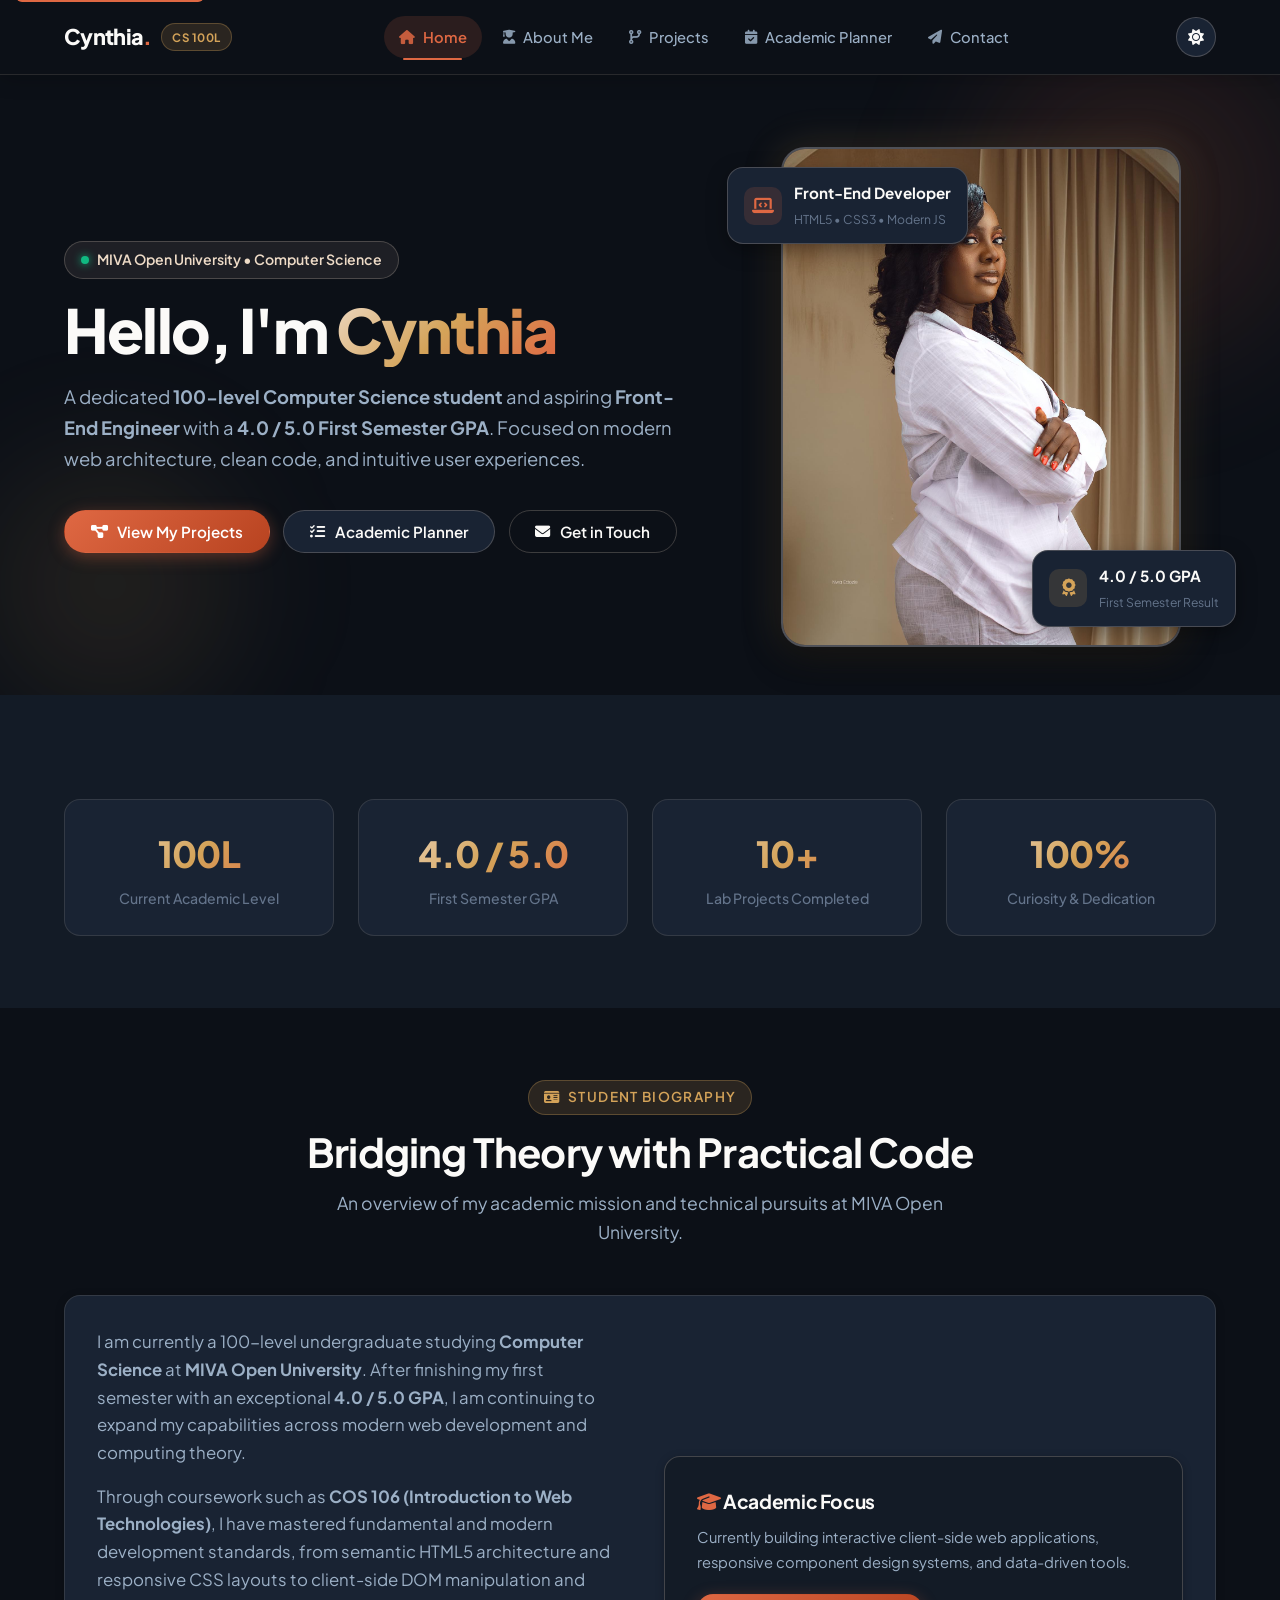
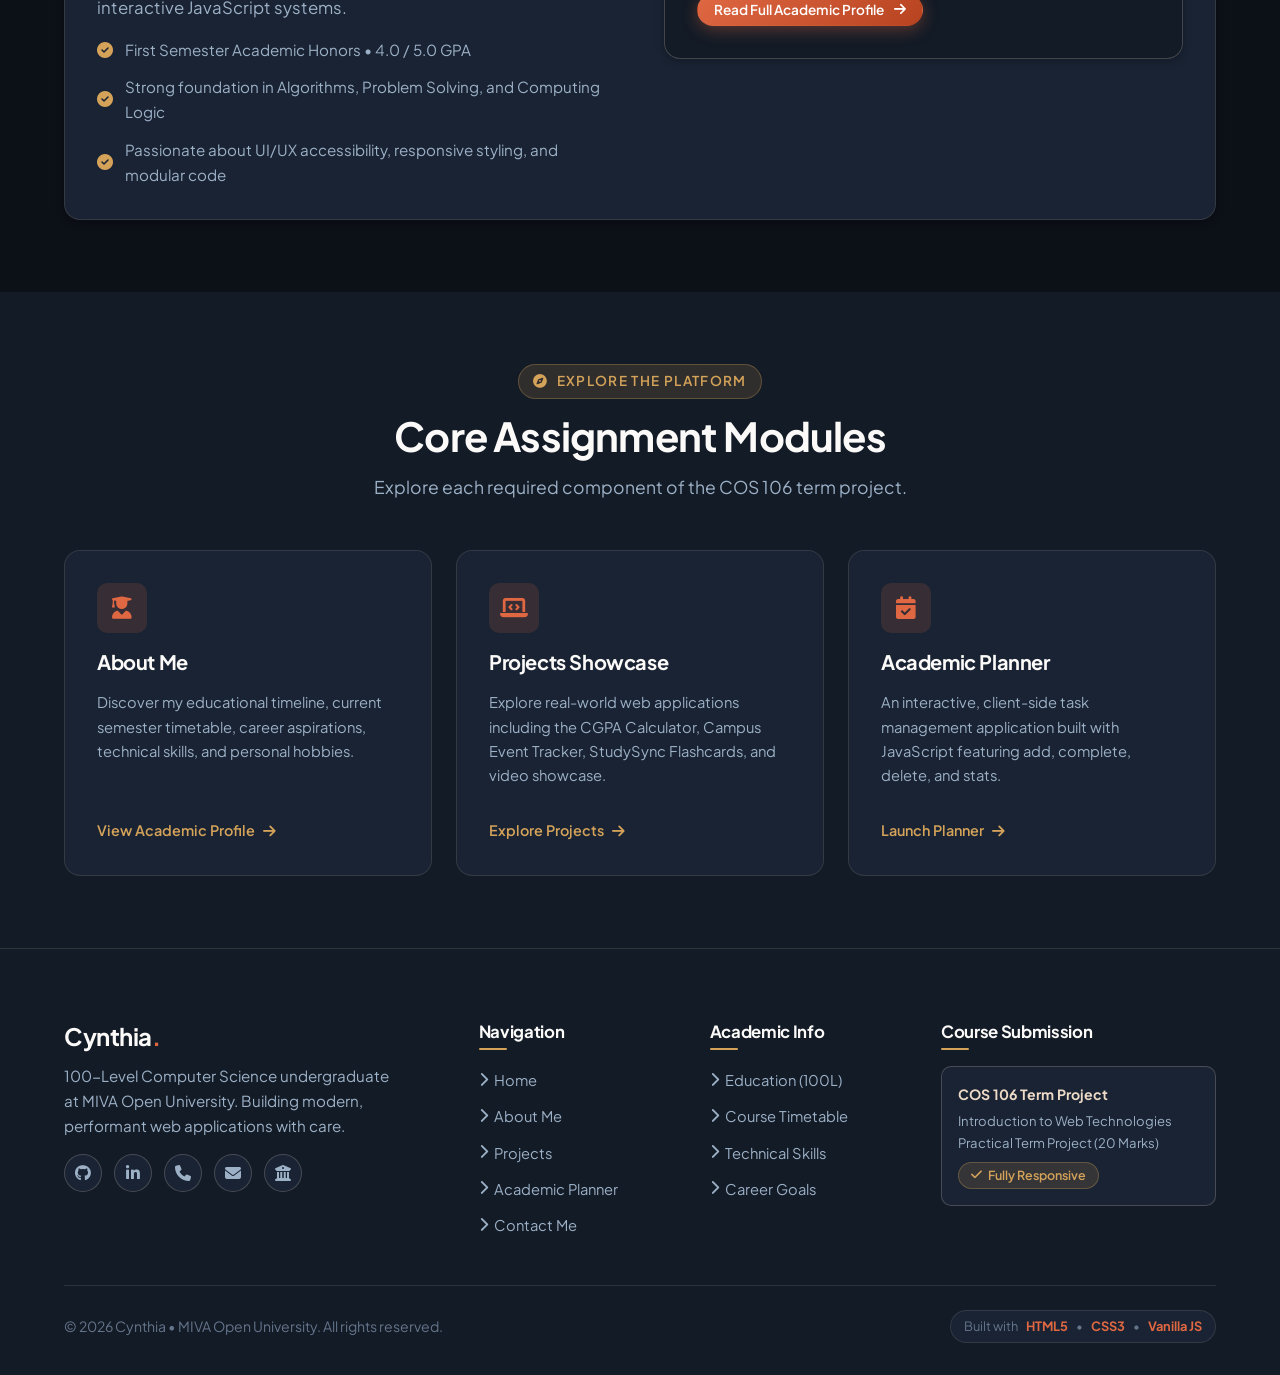
<file: Index.html>
<!DOCTYPE html>
<html lang="en">

<head>
    <meta charset="UTF-8">
    <meta name="viewport" content="width=device-width, initial-scale=1.0">
    <meta name="description"
        content="Official Academic Portfolio and Student Management Website for Cynthia, 100-Level Computer Science Student at MIVA Open University.">
    <meta name="keywords"
        content="Cynthia, MIVA Open University, Computer Science, Front-End Developer, Portfolio, Academic Planner, Web Technologies">
    <meta name="author" content="Cynthia">
    <title>Cynthia | Student Portfolio & Academic Hub</title>

    <link rel="preconnect" href="https://fonts.googleapis.com">
    <link rel="preconnect" href="https://fonts.gstatic.com" crossorigin>
    <link
        href="https://fonts.googleapis.com/css2?family=JetBrains+Mono:wght@400;600&family=Playfair+Display:ital,wght@0,600;0,700;1,600&family=Plus+Jakarta+Sans:wght@300;400;500;600;700;800&display=swap"
        rel="stylesheet">

    <link rel="stylesheet" href="https://cdnjs.cloudflare.com/ajax/libs/font-awesome/6.5.1/css/all.min.css">

    <link rel="stylesheet" href="css/variables.css">
    <link rel="stylesheet" href="css/base.css">
    <link rel="stylesheet" href="css/navbar.css">
    <link rel="stylesheet" href="css/footer.css">
    <link rel="stylesheet" href="css/home.css">
</head>

<body>
    <a href="#mainContent" class="skip-link">Skip to main content</a>

    <header class="site-header">
        <div class="container navbar">
            <a href="index.html" class="nav-brand" aria-label="Cynthia's Portfolio Homepage">
                <span>Cynthia<span class="brand-dot">.</span></span>
                <span class="brand-badge">CS 100L</span>
            </a>

            <nav id="primaryNav" aria-label="Main Navigation">
                <ul class="nav-menu">
                    <li><a href="index.html" class="nav-link"><i class="fa-solid fa-house"></i> Home</a></li>
                    <li><a href="about.html" class="nav-link"><i class="fa-solid fa-user-graduate"></i> About Me</a>
                    </li>
                    <li><a href="projects.html" class="nav-link"><i class="fa-solid fa-code-branch"></i> Projects</a>
                    </li>
                    <li><a href="planner.html" class="nav-link"><i class="fa-solid fa-calendar-check"></i> Academic
                            Planner</a></li>
                    <li><a href="contact.html" class="nav-link"><i class="fa-solid fa-paper-plane"></i> Contact</a></li>
                </ul>
            </nav>

            <div class="nav-actions">
                <button type="button" class="theme-toggle-btn" aria-label="Toggle theme color mode">
                    <i class="fa-solid fa-sun"></i>
                </button>
                <button type="button" class="mobile-nav-toggle" aria-controls="primaryNav" aria-expanded="false"
                    aria-label="Open mobile navigation menu">
                    <i class="fa-solid fa-bars"></i>
                </button>
            </div>
        </div>
    </header>

    <main id="mainContent">
        <section class="section hero-section" aria-labelledby="heroHeading">
            <div class="hero-glow-1"></div>
            <div class="hero-glow-2"></div>

            <div class="container hero-grid">
                <div class="hero-content">
                    <div class="hero-pill">
                        <span class="status-dot"></span>
                        <span>MIVA Open University &bull; Computer Science</span>
                    </div>

                    <h1 id="heroHeading" class="hero-title">
                        Hello, I'm <span class="text-gradient">Cynthia</span>
                    </h1>

                    <p class="hero-lead">
                        A dedicated <strong>100-level Computer Science student</strong> and aspiring <strong>Front-End
                            Engineer</strong> with a <strong>4.0 / 5.0 First Semester GPA</strong>. Focused on modern
                        web architecture, clean code, and intuitive user experiences.
                    </p>

                    <div class="hero-actions">
                        <a href="projects.html" class="btn btn-primary">
                            <i class="fa-solid fa-diagram-project"></i> View My Projects
                        </a>
                        <a href="planner.html" class="btn btn-secondary">
                            <i class="fa-solid fa-list-check"></i> Academic Planner
                        </a>
                        <a href="contact.html" class="btn btn-outline">
                            <i class="fa-solid fa-envelope"></i> Get in Touch
                        </a>
                    </div>
                </div>

                <div class="hero-visual">
                    <figure class="hero-image-wrapper">
                        <img src="Images/profile-pic.jpeg"
                            alt="Professional studio portrait of Cynthia, 100-level Computer Science student"
                            class="hero-image">
                    </figure>

                    <div class="floating-badge badge-top-left">
                        <div class="floating-badge-icon">
                            <i class="fa-solid fa-laptop-code"></i>
                        </div>
                        <div class="floating-badge-text">
                            <strong>Front-End Developer</strong>
                            <span>HTML5 &bull; CSS3 &bull; Modern JS</span>
                        </div>
                    </div>

                    <div class="floating-badge badge-bottom-right">
                        <div class="floating-badge-icon">
                            <i class="fa-solid fa-award"></i>
                        </div>
                        <div class="floating-badge-text">
                            <strong>4.0 / 5.0 GPA</strong>
                            <span>First Semester Result</span>
                        </div>
                    </div>
                </div>
            </div>
        </section>

        <section class="section section-alt" aria-label="Academic Achievements and Statistics">
            <div class="container">
                <div class="stats-grid">
                    <div class="stat-card">
                        <div class="stat-number text-gradient">100L</div>
                        <div class="stat-label">Current Academic Level</div>
                    </div>
                    <div class="stat-card">
                        <div class="stat-number text-gradient">4.0 / 5.0</div>
                        <div class="stat-label">First Semester GPA</div>
                    </div>
                    <div class="stat-card">
                        <div class="stat-number text-gradient">10+</div>
                        <div class="stat-label">Lab Projects Completed</div>
                    </div>
                    <div class="stat-card">
                        <div class="stat-number text-gradient">100%</div>
                        <div class="stat-label">Curiosity & Dedication</div>
                    </div>
                </div>
            </div>
        </section>

        <section class="section" aria-labelledby="bioHeading">
            <div class="container">
                <div class="section-header">
                    <span class="section-tag"><i class="fa-solid fa-id-card"></i> Student Biography</span>
                    <h2 id="bioHeading" class="section-title">Bridging Theory with Practical Code</h2>
                    <p class="section-desc">An overview of my academic mission and technical pursuits at MIVA Open
                        University.</p>
                </div>

                <div class="card bio-card-inner">
                    <div class="bio-card-text">
                        <p>
                            I am currently a 100-level undergraduate studying <strong>Computer Science</strong> at
                            <strong>MIVA Open University</strong>. After finishing my first semester with an exceptional
                            <strong>4.0 / 5.0 GPA</strong>, I am continuing to expand my capabilities across modern web
                            development and computing theory.
                        </p>
                        <p>
                            Through coursework such as <strong>COS 106 (Introduction to Web Technologies)</strong>, I
                            have mastered fundamental and modern development standards, from semantic HTML5 architecture
                            and responsive CSS layouts to client-side DOM manipulation and interactive JavaScript
                            systems.
                        </p>
                        <ul class="bio-highlights-list">
                            <li><i class="fa-solid fa-circle-check"></i> First Semester Academic Honors &bull; 4.0 / 5.0
                                GPA</li>
                            <li><i class="fa-solid fa-circle-check"></i> Strong foundation in Algorithms, Problem
                                Solving, and Computing Logic</li>
                            <li><i class="fa-solid fa-circle-check"></i> Passionate about UI/UX accessibility,
                                responsive styling, and modular code</li>
                        </ul>
                    </div>
                    <div class="bio-card-actions">
                        <div class="card" style="background: var(--bg-secondary); border-color: var(--border-medium);">
                            <h3 style="font-size: 1.2rem; margin-bottom: 0.75rem;"><i class="fa-solid fa-graduation-cap"
                                    style="color: var(--accent-terracotta);"></i> Academic Focus</h3>
                            <p style="font-size: 0.92rem; color: var(--text-secondary); margin-bottom: 1.25rem;">
                                Currently building interactive client-side web applications, responsive component design
                                systems, and data-driven tools.
                            </p>
                            <a href="about.html" class="btn btn-primary btn-sm">
                                Read Full Academic Profile <i class="fa-solid fa-arrow-right"></i>
                            </a>
                        </div>
                    </div>
                </div>
            </div>
        </section>

        <section class="section section-alt" aria-labelledby="quickExploreHeading">
            <div class="container">
                <div class="section-header">
                    <span class="section-tag"><i class="fa-solid fa-compass"></i> Explore The Platform</span>
                    <h2 id="quickExploreHeading" class="section-title">Core Assignment Modules</h2>
                    <p class="section-desc">Explore each required component of the COS 106 term project.</p>
                </div>

                <div class="quick-pages-grid">
                    <a href="about.html" class="quick-page-card">
                        <div class="quick-card-icon">
                            <i class="fa-solid fa-user-graduate"></i>
                        </div>
                        <h3>About Me</h3>
                        <p>Discover my educational timeline, current semester timetable, career aspirations, technical
                            skills, and personal hobbies.</p>
                        <span class="quick-card-link">View Academic Profile <i
                                class="fa-solid fa-arrow-right"></i></span>
                    </a>

                    <a href="projects.html" class="quick-page-card">
                        <div class="quick-card-icon">
                            <i class="fa-solid fa-laptop-code"></i>
                        </div>
                        <h3>Projects Showcase</h3>
                        <p>Explore real-world web applications including the CGPA Calculator, Campus Event Tracker,
                            StudySync Flashcards, and video showcase.</p>
                        <span class="quick-card-link">Explore Projects <i class="fa-solid fa-arrow-right"></i></span>
                    </a>

                    <a href="planner.html" class="quick-page-card">
                        <div class="quick-card-icon">
                            <i class="fa-solid fa-calendar-check"></i>
                        </div>
                        <h3>Academic Planner</h3>
                        <p>An interactive, client-side task management application built with JavaScript featuring add,
                            complete, delete, and stats.</p>
                        <span class="quick-card-link">Launch Planner <i class="fa-solid fa-arrow-right"></i></span>
                    </a>
                </div>
            </div>
        </section>
    </main>

    <footer class="site-footer">
        <div class="container">
            <div class="footer-grid">
                <div class="footer-brand">
                    <h3>Cynthia<span class="brand-dot">.</span></h3>
                    <p class="footer-bio">
                        100-Level Computer Science undergraduate at MIVA Open University. Building modern, performant
                        web applications with care.
                    </p>
                    <div class="footer-social-links">
                        <a href="https://github.com" target="_blank" rel="noopener noreferrer" class="social-icon-btn"
                            aria-label="GitHub Profile">
                            <i class="fa-brands fa-github"></i>
                        </a>
                        <a href="https://linkedin.com" target="_blank" rel="noopener noreferrer" class="social-icon-btn"
                            aria-label="LinkedIn Profile">
                            <i class="fa-brands fa-linkedin-in"></i>
                        </a>
                        <a href="tel:09139251063" class="social-icon-btn" aria-label="Phone Cynthia">
                            <i class="fa-solid fa-phone"></i>
                        </a>
                        <a href="mailto:cynthia.student@miva.edu.ng" class="social-icon-btn" aria-label="Send Email">
                            <i class="fa-solid fa-envelope"></i>
                        </a>
                        <a href="https://miva.university" target="_blank" rel="noopener noreferrer"
                            class="social-icon-btn" aria-label="MIVA Open University">
                            <i class="fa-solid fa-university"></i>
                        </a>
                    </div>
                </div>

                <div class="footer-col">
                    <h4>Navigation</h4>
                    <ul class="footer-links-list">
                        <li><a href="index.html"><i class="fa-solid fa-chevron-right"></i> Home</a></li>
                        <li><a href="about.html"><i class="fa-solid fa-chevron-right"></i> About Me</a></li>
                        <li><a href="projects.html"><i class="fa-solid fa-chevron-right"></i> Projects</a></li>
                        <li><a href="planner.html"><i class="fa-solid fa-chevron-right"></i> Academic Planner</a></li>
                        <li><a href="contact.html"><i class="fa-solid fa-chevron-right"></i> Contact Me</a></li>
                    </ul>
                </div>

                <div class="footer-col">
                    <h4>Academic Info</h4>
                    <ul class="footer-links-list">
                        <li><a href="about.html#education"><i class="fa-solid fa-chevron-right"></i> Education
                                (100L)</a></li>
                        <li><a href="about.html#timetable"><i class="fa-solid fa-chevron-right"></i> Course
                                Timetable</a></li>
                        <li><a href="about.html#skills"><i class="fa-solid fa-chevron-right"></i> Technical Skills</a>
                        </li>
                        <li><a href="about.html#aspirations"><i class="fa-solid fa-chevron-right"></i> Career Goals</a>
                        </li>
                    </ul>
                </div>

                <div class="footer-col">
                    <h4>Course Submission</h4>
                    <div class="footer-course-badge">
                        <strong>COS 106 Term Project</strong>
                        <p style="font-size: 0.82rem; margin-bottom: 0.5rem; color: var(--text-secondary);">
                            Introduction to Web Technologies<br>
                            Practical Term Project (20 Marks)
                        </p>
                        <span class="badge badge-gold"><i class="fa-solid fa-check"></i> Fully Responsive</span>
                    </div>
                </div>
            </div>

            <div class="footer-bottom">
                <div>
                    &copy; 2026 Cynthia &bull; MIVA Open University. All rights reserved.
                </div>
                <div class="footer-meta-pill">
                    Built with <span>HTML5</span> &bull; <span>CSS3</span> &bull; <span>Vanilla JS</span>
                </div>
            </div>
        </div>
    </footer>

    <script src="js/main.js"></script>
</body>

</html>
</file>
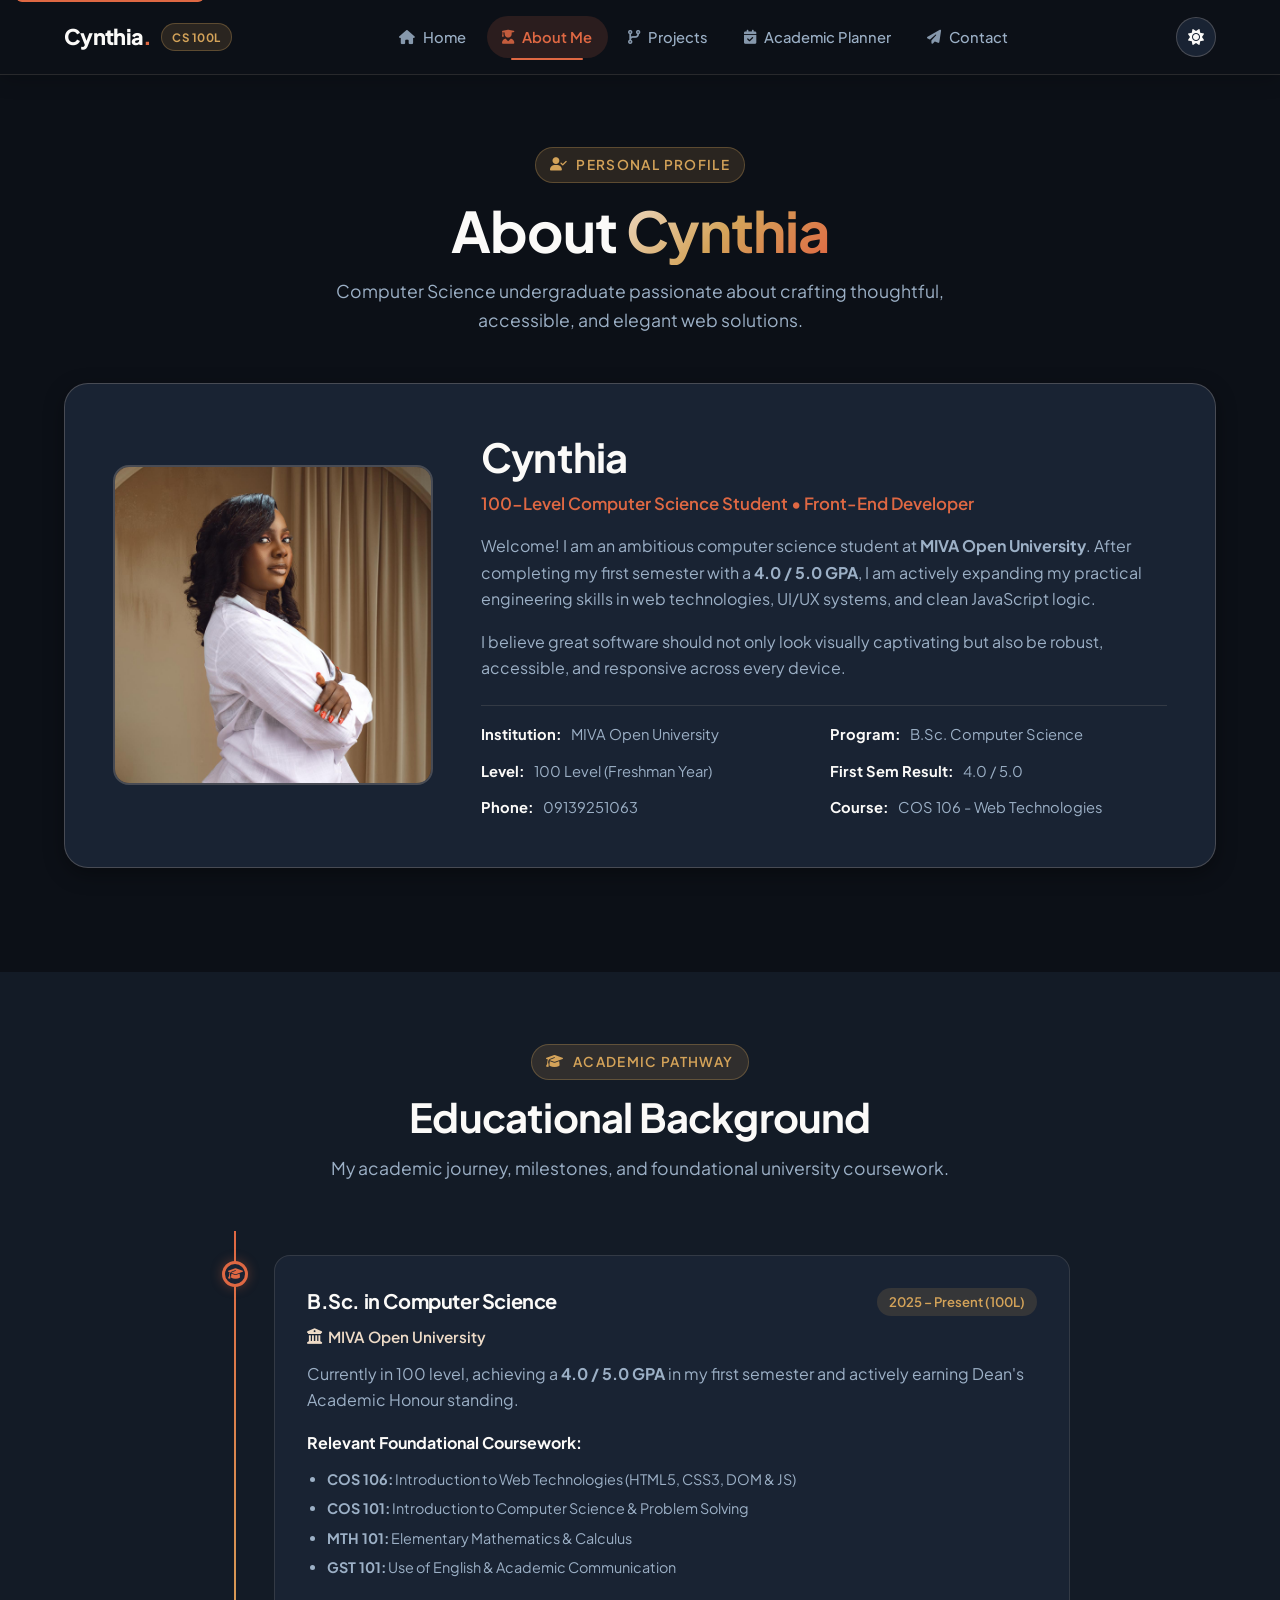
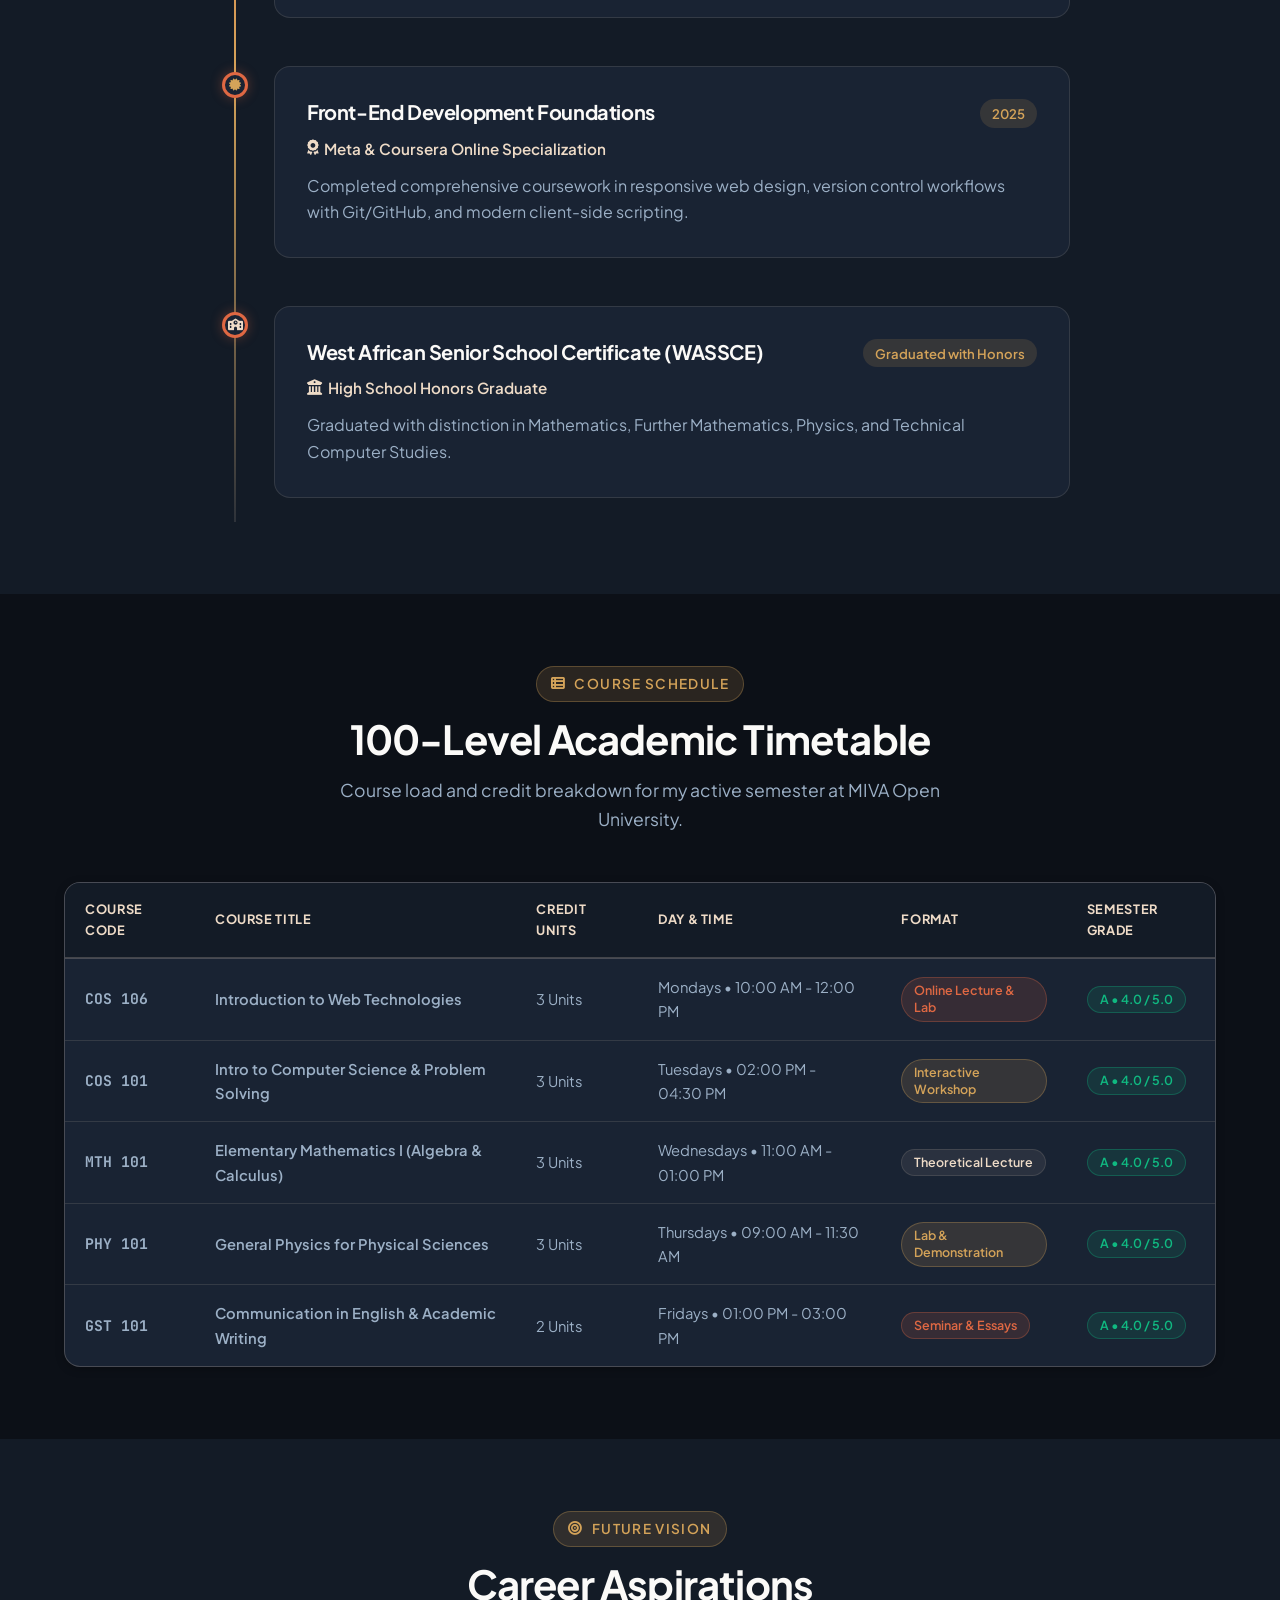
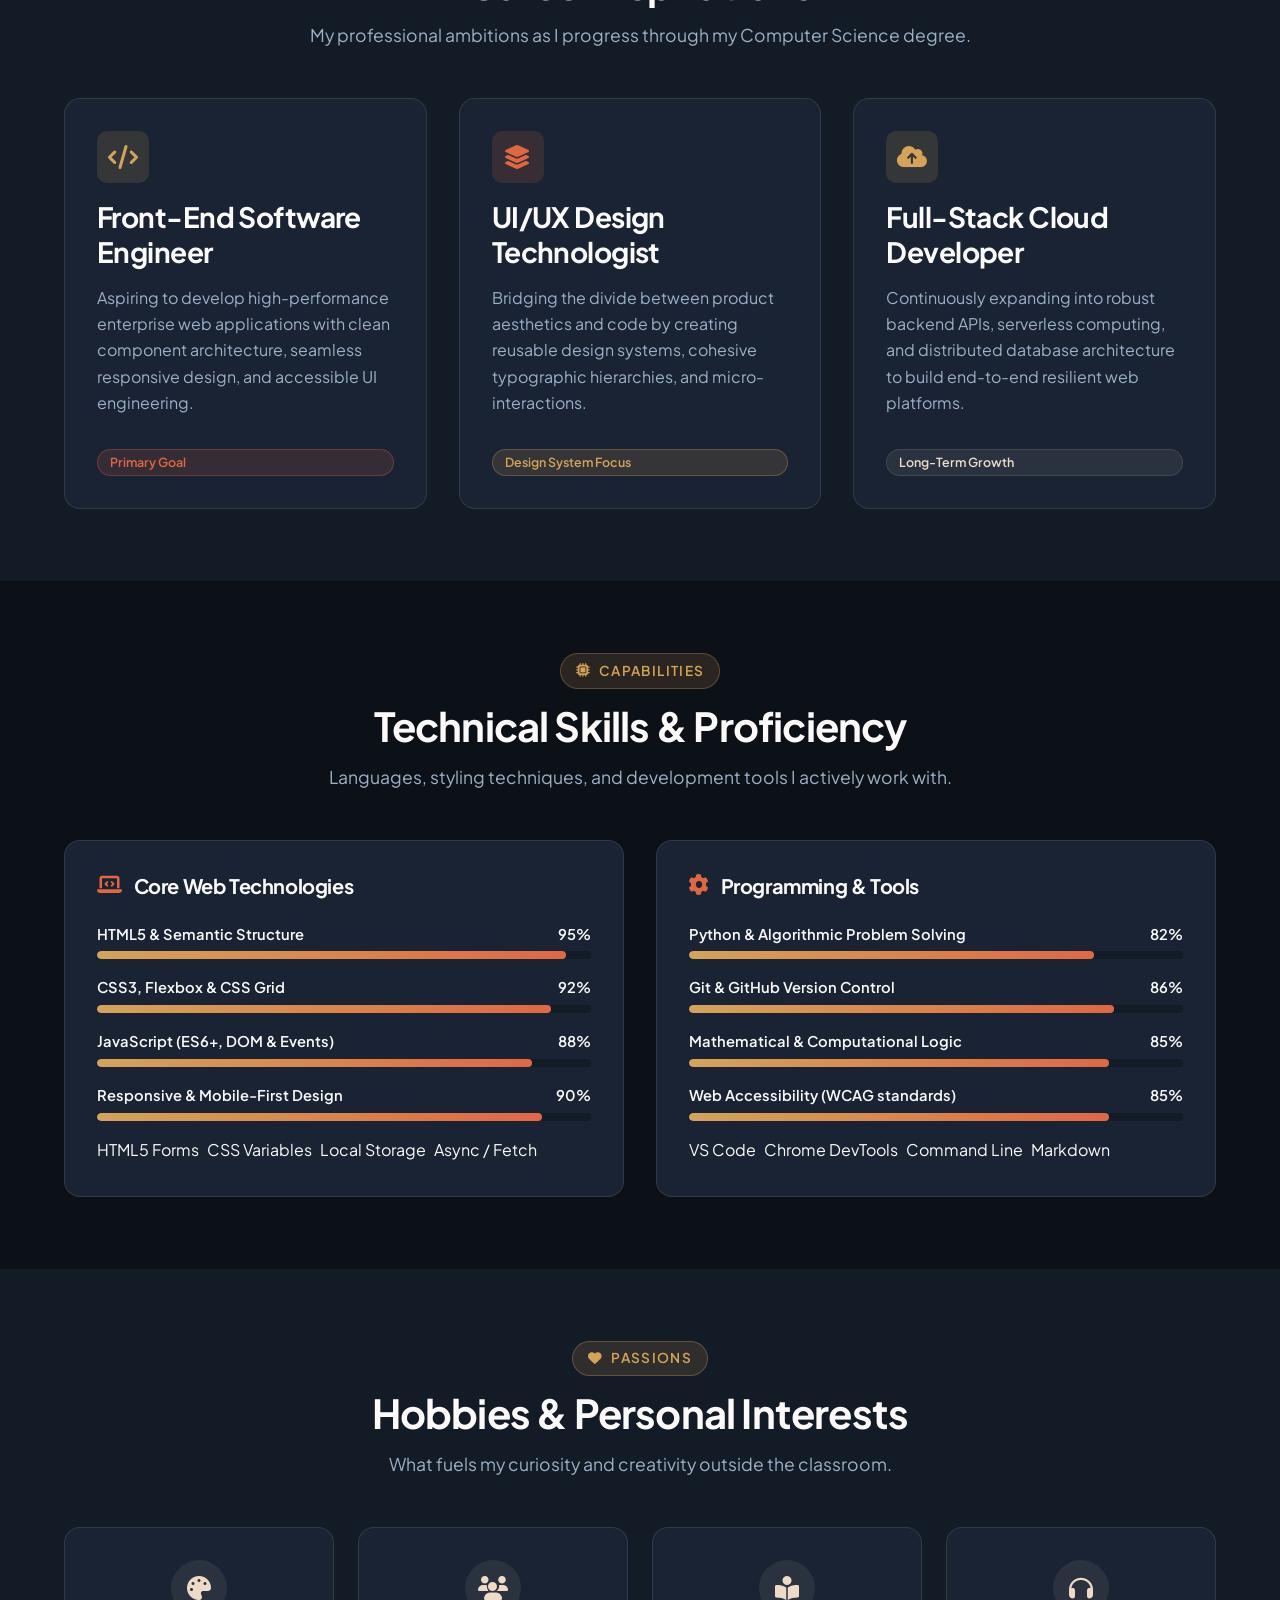
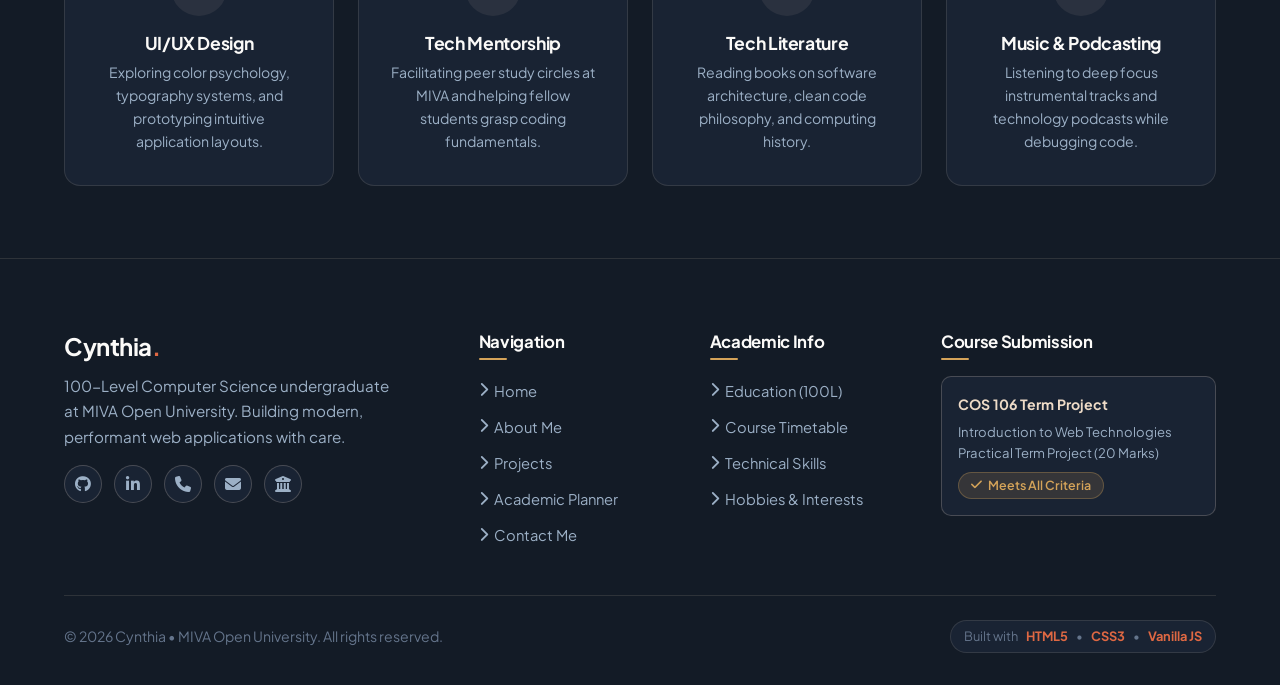
<file: about.html>
<!DOCTYPE html>
<html lang="en">
<head>
    <meta charset="UTF-8">
    <meta name="viewport" content="width=device-width, initial-scale=1.0">
    <meta name="description" content="About Cynthia: Educational background, career aspirations, technical skills, academic timetable, and hobbies in Computer Science at MIVA Open University.">
    <title>About Me | Cynthia - Student Portfolio</title>

    <link rel="preconnect" href="https://fonts.googleapis.com">
    <link rel="preconnect" href="https://fonts.gstatic.com" crossorigin>
    <link href="https://fonts.googleapis.com/css2?family=JetBrains+Mono:wght@400;600&family=Playfair+Display:ital,wght@0,600;0,700;1,600&family=Plus+Jakarta+Sans:wght@300;400;500;600;700;800&display=swap" rel="stylesheet">

    <link rel="stylesheet" href="https://cdnjs.cloudflare.com/ajax/libs/font-awesome/6.5.1/css/all.min.css">

    <link rel="stylesheet" href="css/variables.css">
    <link rel="stylesheet" href="css/base.css">
    <link rel="stylesheet" href="css/navbar.css">
    <link rel="stylesheet" href="css/footer.css">
    <link rel="stylesheet" href="css/about.css">
</head>
<body>
    <a href="#mainContent" class="skip-link">Skip to main content</a>

    <header class="site-header">
        <div class="container navbar">
            <a href="index.html" class="nav-brand" aria-label="Cynthia's Portfolio Homepage">
                <span>Cynthia<span class="brand-dot">.</span></span>
                <span class="brand-badge">CS 100L</span>
            </a>

            <nav id="primaryNav" aria-label="Main Navigation">
                <ul class="nav-menu">
                    <li><a href="index.html" class="nav-link"><i class="fa-solid fa-house"></i> Home</a></li>
                    <li><a href="about.html" class="nav-link"><i class="fa-solid fa-user-graduate"></i> About Me</a></li>
                    <li><a href="projects.html" class="nav-link"><i class="fa-solid fa-code-branch"></i> Projects</a></li>
                    <li><a href="planner.html" class="nav-link"><i class="fa-solid fa-calendar-check"></i> Academic Planner</a></li>
                    <li><a href="contact.html" class="nav-link"><i class="fa-solid fa-paper-plane"></i> Contact</a></li>
                </ul>
            </nav>

            <div class="nav-actions">
                <button type="button" class="theme-toggle-btn" aria-label="Toggle theme color mode">
                    <i class="fa-solid fa-sun"></i>
                </button>
                <button type="button" class="mobile-nav-toggle" aria-controls="primaryNav" aria-expanded="false" aria-label="Open mobile navigation menu">
                    <i class="fa-solid fa-bars"></i>
                </button>
            </div>
        </div>
    </header>

    <main id="mainContent">
        <section class="section" style="padding-bottom: var(--space-xl);">
            <div class="container">
                <div class="section-header">
                    <span class="section-tag"><i class="fa-solid fa-user-check"></i> Personal Profile</span>
                    <h1 class="section-title">About <span class="text-gradient">Cynthia</span></h1>
                    <p class="section-desc">Computer Science undergraduate passionate about crafting thoughtful, accessible, and elegant web solutions.</p>
                </div>

                <div class="about-banner">
                    <img src="Images/profile-pic.jpeg" alt="Cynthia portrait in professional white collared shirt" class="about-banner-img">
                    <div class="about-banner-content">
                        <h2>Cynthia</h2>
                        <span class="about-role-tag">100-Level Computer Science Student &bull; Front-End Developer</span>
                        <p>
                            Welcome! I am an ambitious computer science student at <strong>MIVA Open University</strong>. After completing my first semester with a <strong>4.0 / 5.0 GPA</strong>, I am actively expanding my practical engineering skills in web technologies, UI/UX systems, and clean JavaScript logic.
                        </p>
                        <p>
                            I believe great software should not only look visually captivating but also be robust, accessible, and responsive across every device.
                        </p>

                        <ul class="about-details-list">
                            <li><strong>Institution:</strong> MIVA Open University</li>
                            <li><strong>Program:</strong> B.Sc. Computer Science</li>
                            <li><strong>Level:</strong> 100 Level (Freshman Year)</li>
                            <li><strong>First Sem Result:</strong> 4.0 / 5.0</li>
                            <li><strong>Phone:</strong> 09139251063</li>
                            <li><strong>Course:</strong> COS 106 - Web Technologies</li>
                        </ul>
                    </div>
                </div>
            </div>
        </section>

        <section id="education" class="section section-alt" aria-labelledby="eduHeading">
            <div class="container">
                <div class="section-header">
                    <span class="section-tag"><i class="fa-solid fa-graduation-cap"></i> Academic Pathway</span>
                    <h2 id="eduHeading" class="section-title">Educational Background</h2>
                    <p class="section-desc">My academic journey, milestones, and foundational university coursework.</p>
                </div>

                <div class="timeline-container">
                    <article class="timeline-item">
                        <div class="timeline-marker">
                            <i class="fa-solid fa-graduation-cap" style="font-size: 0.75rem; color: var(--accent-terracotta);"></i>
                        </div>
                        <div class="timeline-content">
                            <div class="timeline-header">
                                <h3 class="timeline-title">B.Sc. in Computer Science</h3>
                                <span class="timeline-period">2025 &ndash; Present (100L)</span>
                            </div>
                            <div class="timeline-institution">
                                <i class="fa-solid fa-university"></i> MIVA Open University
                            </div>
                            <p>
                                Currently in 100 level, achieving a <strong>4.0 / 5.0 GPA</strong> in my first semester and actively earning Dean's Academic Honour standing.
                            </p>
                            <strong>Relevant Foundational Coursework:</strong>
                            <ul class="timeline-courses">
                                <li><strong>COS 106:</strong> Introduction to Web Technologies (HTML5, CSS3, DOM & JS)</li>
                                <li><strong>COS 101:</strong> Introduction to Computer Science & Problem Solving</li>
                                <li><strong>MTH 101:</strong> Elementary Mathematics & Calculus</li>
                                <li><strong>GST 101:</strong> Use of English & Academic Communication</li>
                            </ul>
                        </div>
                    </article>

                    <article class="timeline-item">
                        <div class="timeline-marker">
                            <i class="fa-solid fa-certificate" style="font-size: 0.75rem; color: var(--accent-gold);"></i>
                        </div>
                        <div class="timeline-content">
                            <div class="timeline-header">
                                <h3 class="timeline-title">Front-End Development Foundations</h3>
                                <span class="timeline-period">2025</span>
                            </div>
                            <div class="timeline-institution">
                                <i class="fa-solid fa-award"></i> Meta & Coursera Online Specialization
                            </div>
                            <p>
                                Completed comprehensive coursework in responsive web design, version control workflows with Git/GitHub, and modern client-side scripting.
                            </p>
                        </div>
                    </article>

                    <article class="timeline-item">
                        <div class="timeline-marker">
                            <i class="fa-solid fa-school" style="font-size: 0.75rem; color: var(--accent-sand);"></i>
                        </div>
                        <div class="timeline-content">
                            <div class="timeline-header">
                                <h3 class="timeline-title">West African Senior School Certificate (WASSCE)</h3>
                                <span class="timeline-period">Graduated with Honors</span>
                            </div>
                            <div class="timeline-institution">
                                <i class="fa-solid fa-building-columns"></i> High School Honors Graduate
                            </div>
                            <p>
                                Graduated with distinction in Mathematics, Further Mathematics, Physics, and Technical Computer Studies.
                            </p>
                        </div>
                    </article>
                </div>
            </div>
        </section>

        <section id="timetable" class="section" aria-labelledby="timetableHeading">
            <div class="container">
                <div class="section-header">
                    <span class="section-tag"><i class="fa-solid fa-table-list"></i> Course Schedule</span>
                    <h2 id="timetableHeading" class="section-title">100-Level Academic Timetable</h2>
                    <p class="section-desc">Course load and credit breakdown for my active semester at MIVA Open University.</p>
                </div>

                <div class="table-responsive">
                    <table class="academic-table" aria-label="Course Schedule and Credit Unit Breakdown">
                        <thead>
                            <tr>
                                <th scope="col">Course Code</th>
                                <th scope="col">Course Title</th>
                                <th scope="col">Credit Units</th>
                                <th scope="col">Day & Time</th>
                                <th scope="col">Format</th>
                                <th scope="col">Semester Grade</th>
                            </tr>
                        </thead>
                        <tbody>
                            <tr>
                                <td class="course-code">COS 106</td>
                                <td class="course-name">Introduction to Web Technologies</td>
                                <td>3 Units</td>
                                <td>Mondays &bull; 10:00 AM - 12:00 PM</td>
                                <td><span class="badge badge-terracotta">Online Lecture & Lab</span></td>
                                <td><span class="badge badge-success">A &bull; 4.0 / 5.0</span></td>
                            </tr>
                            <tr>
                                <td class="course-code">COS 101</td>
                                <td class="course-name">Intro to Computer Science & Problem Solving</td>
                                <td>3 Units</td>
                                <td>Tuesdays &bull; 02:00 PM - 04:30 PM</td>
                                <td><span class="badge badge-gold">Interactive Workshop</span></td>
                                <td><span class="badge badge-success">A &bull; 4.0 / 5.0</span></td>
                            </tr>
                            <tr>
                                <td class="course-code">MTH 101</td>
                                <td class="course-name">Elementary Mathematics I (Algebra & Calculus)</td>
                                <td>3 Units</td>
                                <td>Wednesdays &bull; 11:00 AM - 01:00 PM</td>
                                <td><span class="badge badge-sand">Theoretical Lecture</span></td>
                                <td><span class="badge badge-success">A &bull; 4.0 / 5.0</span></td>
                            </tr>
                            <tr>
                                <td class="course-code">PHY 101</td>
                                <td class="course-name">General Physics for Physical Sciences</td>
                                <td>3 Units</td>
                                <td>Thursdays &bull; 09:00 AM - 11:30 AM</td>
                                <td><span class="badge badge-gold">Lab & Demonstration</span></td>
                                <td><span class="badge badge-success">A &bull; 4.0 / 5.0</span></td>
                            </tr>
                            <tr>
                                <td class="course-code">GST 101</td>
                                <td class="course-name">Communication in English & Academic Writing</td>
                                <td>2 Units</td>
                                <td>Fridays &bull; 01:00 PM - 03:00 PM</td>
                                <td><span class="badge badge-terracotta">Seminar & Essays</span></td>
                                <td><span class="badge badge-success">A &bull; 4.0 / 5.0</span></td>
                            </tr>
                        </tbody>
                    </table>
                </div>
            </div>
        </section>

        <section id="aspirations" class="section section-alt" aria-labelledby="aspHeading">
            <div class="container">
                <div class="section-header">
                    <span class="section-tag"><i class="fa-solid fa-bullseye"></i> Future Vision</span>
                    <h2 id="aspHeading" class="section-title">Career Aspirations</h2>
                    <p class="section-desc">My professional ambitions as I progress through my Computer Science degree.</p>
                </div>

                <div class="aspirations-grid">
                    <div class="aspiration-card">
                        <div class="aspiration-icon">
                            <i class="fa-solid fa-code"></i>
                        </div>
                        <h3>Front-End Software Engineer</h3>
                        <p>
                            Aspiring to develop high-performance enterprise web applications with clean component architecture, seamless responsive design, and accessible UI engineering.
                        </p>
                        <span class="badge badge-terracotta">Primary Goal</span>
                    </div>

                    <div class="aspiration-card">
                        <div class="aspiration-icon">
                            <i class="fa-solid fa-layer-group"></i>
                        </div>
                        <h3>UI/UX Design Technologist</h3>
                        <p>
                            Bridging the divide between product aesthetics and code by creating reusable design systems, cohesive typographic hierarchies, and micro-interactions.
                        </p>
                        <span class="badge badge-gold">Design System Focus</span>
                    </div>

                    <div class="aspiration-card">
                        <div class="aspiration-icon">
                            <i class="fa-solid fa-cloud-arrow-up"></i>
                        </div>
                        <h3>Full-Stack Cloud Developer</h3>
                        <p>
                            Continuously expanding into robust backend APIs, serverless computing, and distributed database architecture to build end-to-end resilient web platforms.
                        </p>
                        <span class="badge badge-sand">Long-Term Growth</span>
                    </div>
                </div>
            </div>
        </section>

        <section id="skills" class="section" aria-labelledby="skillsHeading">
            <div class="container">
                <div class="section-header">
                    <span class="section-tag"><i class="fa-solid fa-microchip"></i> Capabilities</span>
                    <h2 id="skillsHeading" class="section-title">Technical Skills & Proficiency</h2>
                    <p class="section-desc">Languages, styling techniques, and development tools I actively work with.</p>
                </div>

                <div class="skills-category-grid">
                    <div class="skill-category-card">
                        <h3 class="category-title"><i class="fa-solid fa-laptop-code"></i> Core Web Technologies</h3>
                        <div class="skill-items-list">
                            <div class="skill-item">
                                <div class="skill-item-info">
                                    <span>HTML5 & Semantic Structure</span>
                                    <span>95%</span>
                                </div>
                                <div class="skill-progress-track">
                                    <div class="skill-progress-bar" style="width: 95%;"></div>
                                </div>
                            </div>

                            <div class="skill-item">
                                <div class="skill-item-info">
                                    <span>CSS3, Flexbox & CSS Grid</span>
                                    <span>92%</span>
                                </div>
                                <div class="skill-progress-track">
                                    <div class="skill-progress-bar" style="width: 92%;"></div>
                                </div>
                            </div>

                            <div class="skill-item">
                                <div class="skill-item-info">
                                    <span>JavaScript (ES6+, DOM & Events)</span>
                                    <span>88%</span>
                                </div>
                                <div class="skill-progress-track">
                                    <div class="skill-progress-bar" style="width: 88%;"></div>
                                </div>
                            </div>

                            <div class="skill-item">
                                <div class="skill-item-info">
                                    <span>Responsive & Mobile-First Design</span>
                                    <span>90%</span>
                                </div>
                                <div class="skill-progress-track">
                                    <div class="skill-progress-bar" style="width: 90%;"></div>
                                </div>
                            </div>
                        </div>

                        <div class="skill-tags-cloud">
                            <span class="tech-tag">HTML5 Forms</span>
                            <span class="tech-tag">CSS Variables</span>
                            <span class="tech-tag">Local Storage</span>
                            <span class="tech-tag">Async / Fetch</span>
                        </div>
                    </div>

                    <div class="skill-category-card">
                        <h3 class="category-title"><i class="fa-solid fa-gear"></i> Programming & Tools</h3>
                        <div class="skill-items-list">
                            <div class="skill-item">
                                <div class="skill-item-info">
                                    <span>Python & Algorithmic Problem Solving</span>
                                    <span>82%</span>
                                </div>
                                <div class="skill-progress-track">
                                    <div class="skill-progress-bar" style="width: 82%;"></div>
                                </div>
                            </div>

                            <div class="skill-item">
                                <div class="skill-item-info">
                                    <span>Git & GitHub Version Control</span>
                                    <span>86%</span>
                                </div>
                                <div class="skill-progress-track">
                                    <div class="skill-progress-bar" style="width: 86%;"></div>
                                </div>
                            </div>

                            <div class="skill-item">
                                <div class="skill-item-info">
                                    <span>Mathematical & Computational Logic</span>
                                    <span>85%</span>
                                </div>
                                <div class="skill-progress-track">
                                    <div class="skill-progress-bar" style="width: 85%;"></div>
                                </div>
                            </div>

                            <div class="skill-item">
                                <div class="skill-item-info">
                                    <span>Web Accessibility (WCAG standards)</span>
                                    <span>85%</span>
                                </div>
                                <div class="skill-progress-track">
                                    <div class="skill-progress-bar" style="width: 85%;"></div>
                                </div>
                            </div>
                        </div>

                        <div class="skill-tags-cloud">
                            <span class="tech-tag">VS Code</span>
                            <span class="tech-tag">Chrome DevTools</span>
                            <span class="tech-tag">Command Line</span>
                            <span class="tech-tag">Markdown</span>
                        </div>
                    </div>
                </div>
            </div>
        </section>

        <section id="hobbies" class="section section-alt" aria-labelledby="hobbiesHeading">
            <div class="container">
                <div class="section-header">
                    <span class="section-tag"><i class="fa-solid fa-heart"></i> Passions</span>
                    <h2 id="hobbiesHeading" class="section-title">Hobbies & Personal Interests</h2>
                    <p class="section-desc">What fuels my curiosity and creativity outside the classroom.</p>
                </div>

                <div class="hobbies-grid">
                    <div class="hobby-card">
                        <div class="hobby-icon">
                            <i class="fa-solid fa-palette"></i>
                        </div>
                        <h4>UI/UX Design</h4>
                        <p>Exploring color psychology, typography systems, and prototyping intuitive application layouts.</p>
                    </div>

                    <div class="hobby-card">
                        <div class="hobby-icon">
                            <i class="fa-solid fa-users"></i>
                        </div>
                        <h4>Tech Mentorship</h4>
                        <p>Facilitating peer study circles at MIVA and helping fellow students grasp coding fundamentals.</p>
                    </div>

                    <div class="hobby-card">
                        <div class="hobby-icon">
                            <i class="fa-solid fa-book-open-reader"></i>
                        </div>
                        <h4>Tech Literature</h4>
                        <p>Reading books on software architecture, clean code philosophy, and computing history.</p>
                    </div>

                    <div class="hobby-card">
                        <div class="hobby-icon">
                            <i class="fa-solid fa-headphones"></i>
                        </div>
                        <h4>Music & Podcasting</h4>
                        <p>Listening to deep focus instrumental tracks and technology podcasts while debugging code.</p>
                    </div>
                </div>
            </div>
        </section>
    </main>

    <footer class="site-footer">
        <div class="container">
            <div class="footer-grid">
                <div class="footer-brand">
                    <h3>Cynthia<span class="brand-dot">.</span></h3>
                    <p class="footer-bio">
                        100-Level Computer Science undergraduate at MIVA Open University. Building modern, performant web applications with care.
                    </p>
                    <div class="footer-social-links">
                        <a href="https://github.com" target="_blank" rel="noopener noreferrer" class="social-icon-btn" aria-label="GitHub Profile">
                            <i class="fa-brands fa-github"></i>
                        </a>
                        <a href="https://linkedin.com" target="_blank" rel="noopener noreferrer" class="social-icon-btn" aria-label="LinkedIn Profile">
                            <i class="fa-brands fa-linkedin-in"></i>
                        </a>
                        <a href="tel:09139251063" class="social-icon-btn" aria-label="Phone Cynthia">
                            <i class="fa-solid fa-phone"></i>
                        </a>
                        <a href="mailto:cynthia.student@miva.edu.ng" class="social-icon-btn" aria-label="Send Email">
                            <i class="fa-solid fa-envelope"></i>
                        </a>
                        <a href="https://miva.university" target="_blank" rel="noopener noreferrer" class="social-icon-btn" aria-label="MIVA Open University">
                            <i class="fa-solid fa-university"></i>
                        </a>
                    </div>
                </div>

                <div class="footer-col">
                    <h4>Navigation</h4>
                    <ul class="footer-links-list">
                        <li><a href="index.html"><i class="fa-solid fa-chevron-right"></i> Home</a></li>
                        <li><a href="about.html"><i class="fa-solid fa-chevron-right"></i> About Me</a></li>
                        <li><a href="projects.html"><i class="fa-solid fa-chevron-right"></i> Projects</a></li>
                        <li><a href="planner.html"><i class="fa-solid fa-chevron-right"></i> Academic Planner</a></li>
                        <li><a href="contact.html"><i class="fa-solid fa-chevron-right"></i> Contact Me</a></li>
                    </ul>
                </div>

                <div class="footer-col">
                    <h4>Academic Info</h4>
                    <ul class="footer-links-list">
                        <li><a href="#education"><i class="fa-solid fa-chevron-right"></i> Education (100L)</a></li>
                        <li><a href="#timetable"><i class="fa-solid fa-chevron-right"></i> Course Timetable</a></li>
                        <li><a href="#skills"><i class="fa-solid fa-chevron-right"></i> Technical Skills</a></li>
                        <li><a href="#hobbies"><i class="fa-solid fa-chevron-right"></i> Hobbies & Interests</a></li>
                    </ul>
                </div>

                <div class="footer-col">
                    <h4>Course Submission</h4>
                    <div class="footer-course-badge">
                        <strong>COS 106 Term Project</strong>
                        <p style="font-size: 0.82rem; margin-bottom: 0.5rem; color: var(--text-secondary);">
                            Introduction to Web Technologies<br>
                            Practical Term Project (20 Marks)
                        </p>
                        <span class="badge badge-gold"><i class="fa-solid fa-check"></i> Meets All Criteria</span>
                    </div>
                </div>
            </div>

            <div class="footer-bottom">
                <div>
                    &copy; 2026 Cynthia &bull; MIVA Open University. All rights reserved.
                </div>
                <div class="footer-meta-pill">
                    Built with <span>HTML5</span> &bull; <span>CSS3</span> &bull; <span>Vanilla JS</span>
                </div>
            </div>
        </div>
    </footer>

    <script src="js/main.js"></script>
</body>
</html>
</file>
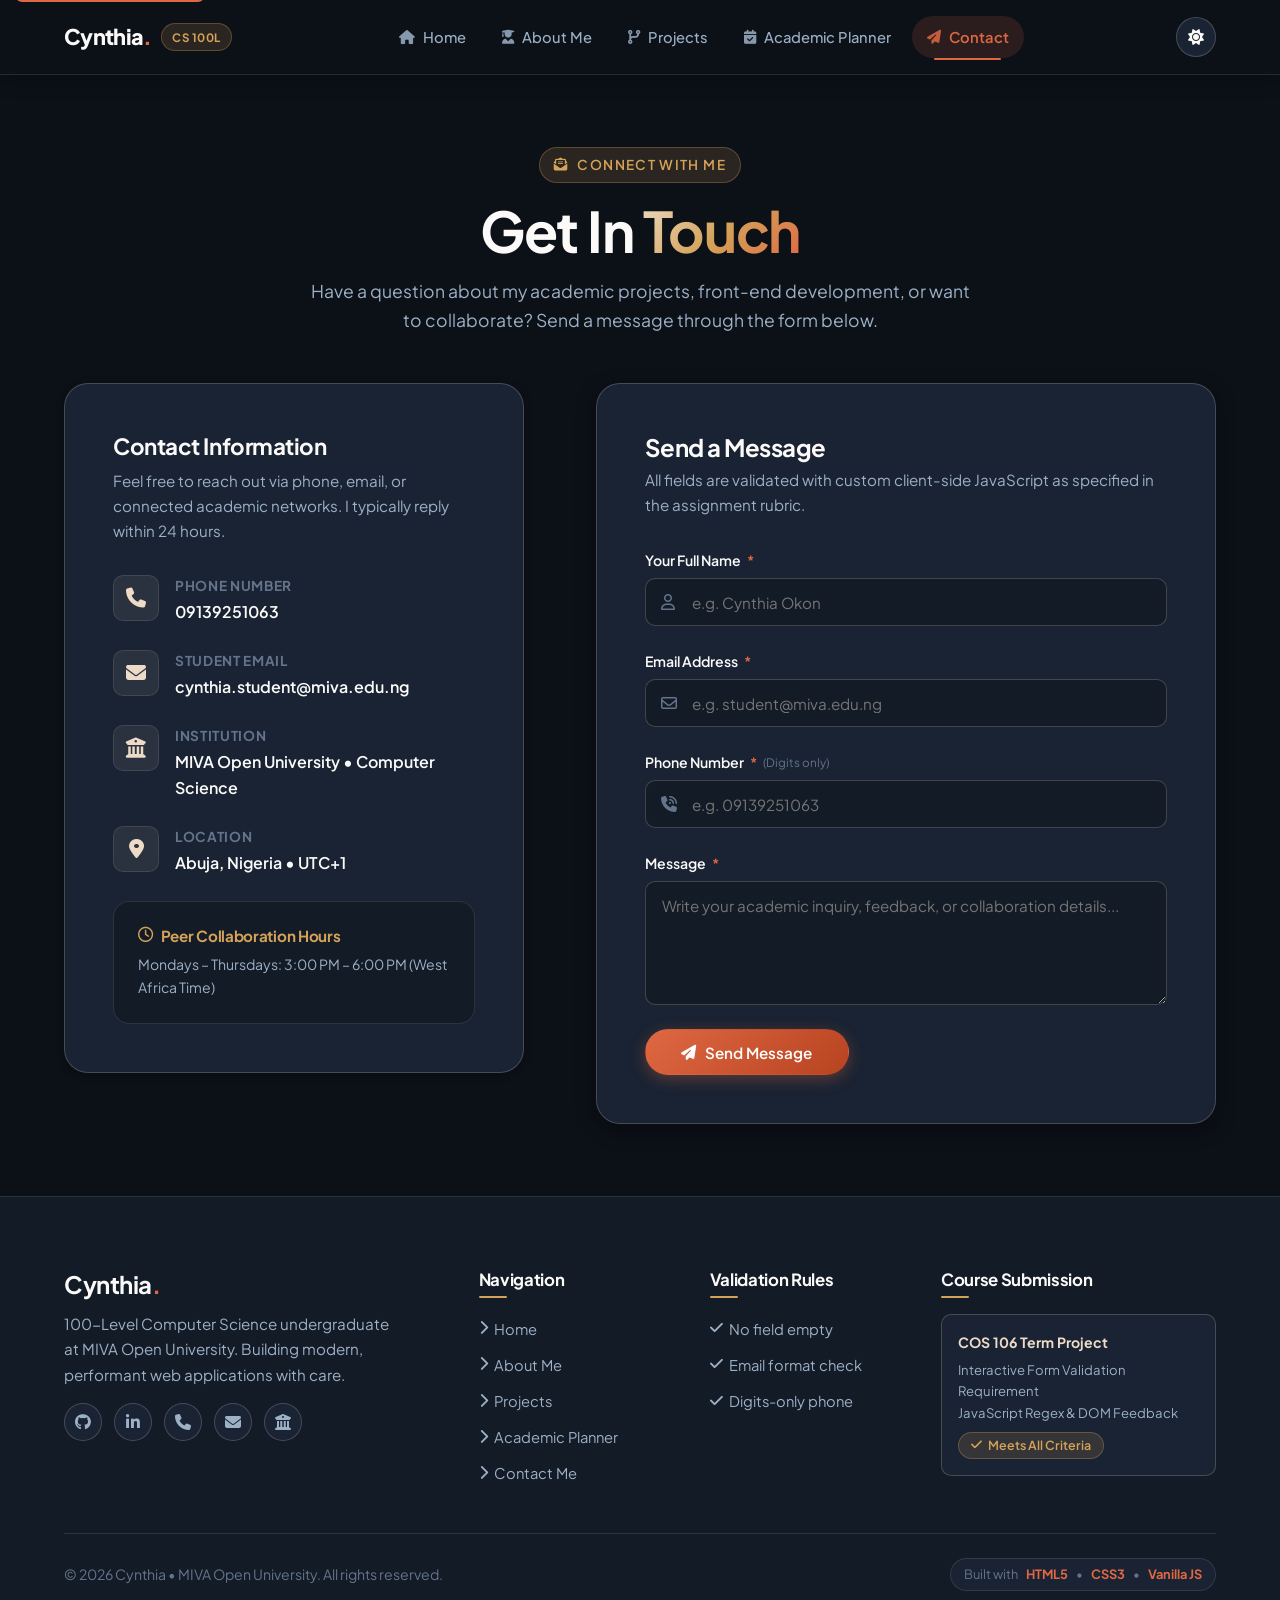
<file: contact.html>
<!DOCTYPE html>
<html lang="en">
<head>
    <meta charset="UTF-8">
    <meta name="viewport" content="width=device-width, initial-scale=1.0">
    <meta name="description" content="Contact Cynthia: Get in touch for academic inquiries, web development collaborations, or peer mentorship.">
    <title>Contact Me | Cynthia - Student Portfolio</title>

    <link rel="preconnect" href="https://fonts.googleapis.com">
    <link rel="preconnect" href="https://fonts.gstatic.com" crossorigin>
    <link href="https://fonts.googleapis.com/css2?family=JetBrains+Mono:wght@400;600&family=Playfair+Display:ital,wght@0,600;0,700;1,600&family=Plus+Jakarta+Sans:wght@300;400;500;600;700;800&display=swap" rel="stylesheet">

    <link rel="stylesheet" href="https://cdnjs.cloudflare.com/ajax/libs/font-awesome/6.5.1/css/all.min.css">

    <link rel="stylesheet" href="css/variables.css">
    <link rel="stylesheet" href="css/base.css">
    <link rel="stylesheet" href="css/navbar.css">
    <link rel="stylesheet" href="css/footer.css">
    <link rel="stylesheet" href="css/contact.css">
</head>
<body>
    <a href="#mainContent" class="skip-link">Skip to main content</a>

    <header class="site-header">
        <div class="container navbar">
            <a href="index.html" class="nav-brand" aria-label="Cynthia's Portfolio Homepage">
                <span>Cynthia<span class="brand-dot">.</span></span>
                <span class="brand-badge">CS 100L</span>
            </a>

            <nav id="primaryNav" aria-label="Main Navigation">
                <ul class="nav-menu">
                    <li><a href="index.html" class="nav-link"><i class="fa-solid fa-house"></i> Home</a></li>
                    <li><a href="about.html" class="nav-link"><i class="fa-solid fa-user-graduate"></i> About Me</a></li>
                    <li><a href="projects.html" class="nav-link"><i class="fa-solid fa-code-branch"></i> Projects</a></li>
                    <li><a href="planner.html" class="nav-link"><i class="fa-solid fa-calendar-check"></i> Academic Planner</a></li>
                    <li><a href="contact.html" class="nav-link"><i class="fa-solid fa-paper-plane"></i> Contact</a></li>
                </ul>
            </nav>

            <div class="nav-actions">
                <button type="button" class="theme-toggle-btn" aria-label="Toggle theme color mode">
                    <i class="fa-solid fa-sun"></i>
                </button>
                <button type="button" class="mobile-nav-toggle" aria-controls="primaryNav" aria-expanded="false" aria-label="Open mobile navigation menu">
                    <i class="fa-solid fa-bars"></i>
                </button>
            </div>
        </div>
    </header>

    <main id="mainContent">
        <section class="section">
            <div class="container">
                <div class="section-header">
                    <span class="section-tag"><i class="fa-solid fa-envelope-open-text"></i> Connect With Me</span>
                    <h1 class="section-title">Get In <span class="text-gradient">Touch</span></h1>
                    <p class="section-desc">
                        Have a question about my academic projects, front-end development, or want to collaborate? Send a message through the form below.
                    </p>
                </div>

                <div class="contact-layout">
                    <aside class="contact-info-panel" aria-label="Contact Information">
                        <div class="contact-card-box">
                            <h3>Contact Information</h3>
                            <p class="contact-intro-text">
                                Feel free to reach out via phone, email, or connected academic networks. I typically reply within 24 hours.
                            </p>

                            <ul class="contact-channels-list">
                                <li class="contact-channel-item">
                                    <div class="contact-channel-icon">
                                        <i class="fa-solid fa-phone"></i>
                                    </div>
                                    <div class="contact-channel-details">
                                        <strong>Phone Number</strong>
                                        <a href="tel:09139251063">09139251063</a>
                                    </div>
                                </li>

                                <li class="contact-channel-item">
                                    <div class="contact-channel-icon">
                                        <i class="fa-solid fa-envelope"></i>
                                    </div>
                                    <div class="contact-channel-details">
                                        <strong>Student Email</strong>
                                        <a href="mailto:cynthia.student@miva.edu.ng">cynthia.student@miva.edu.ng</a>
                                    </div>
                                </li>

                                <li class="contact-channel-item">
                                    <div class="contact-channel-icon">
                                        <i class="fa-solid fa-building-columns"></i>
                                    </div>
                                    <div class="contact-channel-details">
                                        <strong>Institution</strong>
                                        <span>MIVA Open University &bull; Computer Science</span>
                                    </div>
                                </li>

                                <li class="contact-channel-item">
                                    <div class="contact-channel-icon">
                                        <i class="fa-solid fa-location-dot"></i>
                                    </div>
                                    <div class="contact-channel-details">
                                        <strong>Location</strong>
                                        <span>Abuja, Nigeria &bull; UTC+1</span>
                                    </div>
                                </li>
                            </ul>

                            <div class="office-hours-card">
                                <h4><i class="fa-regular fa-clock"></i> Peer Collaboration Hours</h4>
                                <p>Mondays &ndash; Thursdays: 3:00 PM &ndash; 6:00 PM (West Africa Time)</p>
                            </div>
                        </div>
                    </aside>

                    <section class="contact-form-panel" aria-labelledby="formHeading">
                        <h2 id="formHeading" style="font-size: 1.5rem; margin-bottom: 0.35rem;">Send a Message</h2>
                        <p class="form-subtext">All fields are validated with custom client-side JavaScript as specified in the assignment rubric.</p>

                        <form id="contactForm" class="contact-form" novalidate>
                            <div class="input-container">
                                <label for="contactName">
                                    Your Full Name <span class="required-star">*</span>
                                </label>
                                <div class="input-wrapper">
                                    <i class="fa-regular fa-user input-icon"></i>
                                    <input 
                                        type="text" 
                                        id="contactName" 
                                        name="name" 
                                        class="contact-input" 
                                        placeholder="e.g. Cynthia Okon" 
                                        autocomplete="name" 
                                        required
                                    >
                                </div>
                                <span id="contactNameError" class="validation-error-msg" role="alert"></span>
                            </div>

                            <div class="input-container">
                                <label for="contactEmail">
                                    Email Address <span class="required-star">*</span>
                                </label>
                                <div class="input-wrapper">
                                    <i class="fa-regular fa-envelope input-icon"></i>
                                    <input 
                                        type="email" 
                                        id="contactEmail" 
                                        name="email" 
                                        class="contact-input" 
                                        placeholder="e.g. student@miva.edu.ng" 
                                        autocomplete="email" 
                                        required
                                    >
                                </div>
                                <span id="contactEmailError" class="validation-error-msg" role="alert"></span>
                            </div>

                            <div class="input-container">
                                <label for="contactPhone">
                                    Phone Number <span class="required-star">*</span>
                                    <small style="font-weight: 400; color: var(--text-muted);">(Digits only)</small>
                                </label>
                                <div class="input-wrapper">
                                    <i class="fa-solid fa-phone-volume input-icon"></i>
                                    <input 
                                        type="tel" 
                                        id="contactPhone" 
                                        name="phone" 
                                        class="contact-input" 
                                        placeholder="e.g. 09139251063" 
                                        autocomplete="tel" 
                                        required
                                    >
                                </div>
                                <span id="contactPhoneError" class="validation-error-msg" role="alert"></span>
                            </div>

                            <div class="input-container">
                                <label for="contactMessage">
                                    Message <span class="required-star">*</span>
                                </label>
                                <textarea 
                                    id="contactMessage" 
                                    name="message" 
                                    class="contact-textarea" 
                                    rows="5" 
                                    placeholder="Write your academic inquiry, feedback, or collaboration details..." 
                                    required
                                ></textarea>
                                <span id="contactMessageError" class="validation-error-msg" role="alert"></span>
                            </div>

                            <button type="submit" id="contactSubmitBtn" class="btn btn-primary" style="align-self: flex-start; padding: 0.9rem 2.2rem;">
                                <i class="fa-solid fa-paper-plane"></i> Send Message
                            </button>
                        </form>

                        <div id="contactSuccessBanner" class="form-success-banner" role="status">
                            <div class="success-icon">
                                <i class="fa-solid fa-check"></i>
                            </div>
                            <h4>Thank You!</h4>
                            <p>Your message has been successfully received and validated.</p>
                        </div>
                    </section>
                </div>
            </div>
        </section>
    </main>

    <footer class="site-footer">
        <div class="container">
            <div class="footer-grid">
                <div class="footer-brand">
                    <h3>Cynthia<span class="brand-dot">.</span></h3>
                    <p class="footer-bio">
                        100-Level Computer Science undergraduate at MIVA Open University. Building modern, performant web applications with care.
                    </p>
                    <div class="footer-social-links">
                        <a href="https://github.com" target="_blank" rel="noopener noreferrer" class="social-icon-btn" aria-label="GitHub Profile">
                            <i class="fa-brands fa-github"></i>
                        </a>
                        <a href="https://linkedin.com" target="_blank" rel="noopener noreferrer" class="social-icon-btn" aria-label="LinkedIn Profile">
                            <i class="fa-brands fa-linkedin-in"></i>
                        </a>
                        <a href="tel:09139251063" class="social-icon-btn" aria-label="Phone Cynthia">
                            <i class="fa-solid fa-phone"></i>
                        </a>
                        <a href="mailto:cynthia.student@miva.edu.ng" class="social-icon-btn" aria-label="Send Email">
                            <i class="fa-solid fa-envelope"></i>
                        </a>
                        <a href="https://miva.university" target="_blank" rel="noopener noreferrer" class="social-icon-btn" aria-label="MIVA Open University">
                            <i class="fa-solid fa-university"></i>
                        </a>
                    </div>
                </div>

                <div class="footer-col">
                    <h4>Navigation</h4>
                    <ul class="footer-links-list">
                        <li><a href="index.html"><i class="fa-solid fa-chevron-right"></i> Home</a></li>
                        <li><a href="about.html"><i class="fa-solid fa-chevron-right"></i> About Me</a></li>
                        <li><a href="projects.html"><i class="fa-solid fa-chevron-right"></i> Projects</a></li>
                        <li><a href="planner.html"><i class="fa-solid fa-chevron-right"></i> Academic Planner</a></li>
                        <li><a href="contact.html"><i class="fa-solid fa-chevron-right"></i> Contact Me</a></li>
                    </ul>
                </div>

                <div class="footer-col">
                    <h4>Validation Rules</h4>
                    <ul class="footer-links-list">
                        <li><a href="#"><i class="fa-solid fa-check"></i> No field empty</a></li>
                        <li><a href="#"><i class="fa-solid fa-check"></i> Email format check</a></li>
                        <li><a href="#"><i class="fa-solid fa-check"></i> Digits-only phone</a></li>
                    </ul>
                </div>

                <div class="footer-col">
                    <h4>Course Submission</h4>
                    <div class="footer-course-badge">
                        <strong>COS 106 Term Project</strong>
                        <p style="font-size: 0.82rem; margin-bottom: 0.5rem; color: var(--text-secondary);">
                            Interactive Form Validation Requirement<br>
                            JavaScript Regex & DOM Feedback
                        </p>
                        <span class="badge badge-gold"><i class="fa-solid fa-check"></i> Meets All Criteria</span>
                    </div>
                </div>
            </div>

            <div class="footer-bottom">
                <div>
                    &copy; 2026 Cynthia &bull; MIVA Open University. All rights reserved.
                </div>
                <div class="footer-meta-pill">
                    Built with <span>HTML5</span> &bull; <span>CSS3</span> &bull; <span>Vanilla JS</span>
                </div>
            </div>
        </div>
    </footer>

    <script src="js/main.js"></script>
    <script src="js/contact.js"></script>
</body>
</html>
</file>
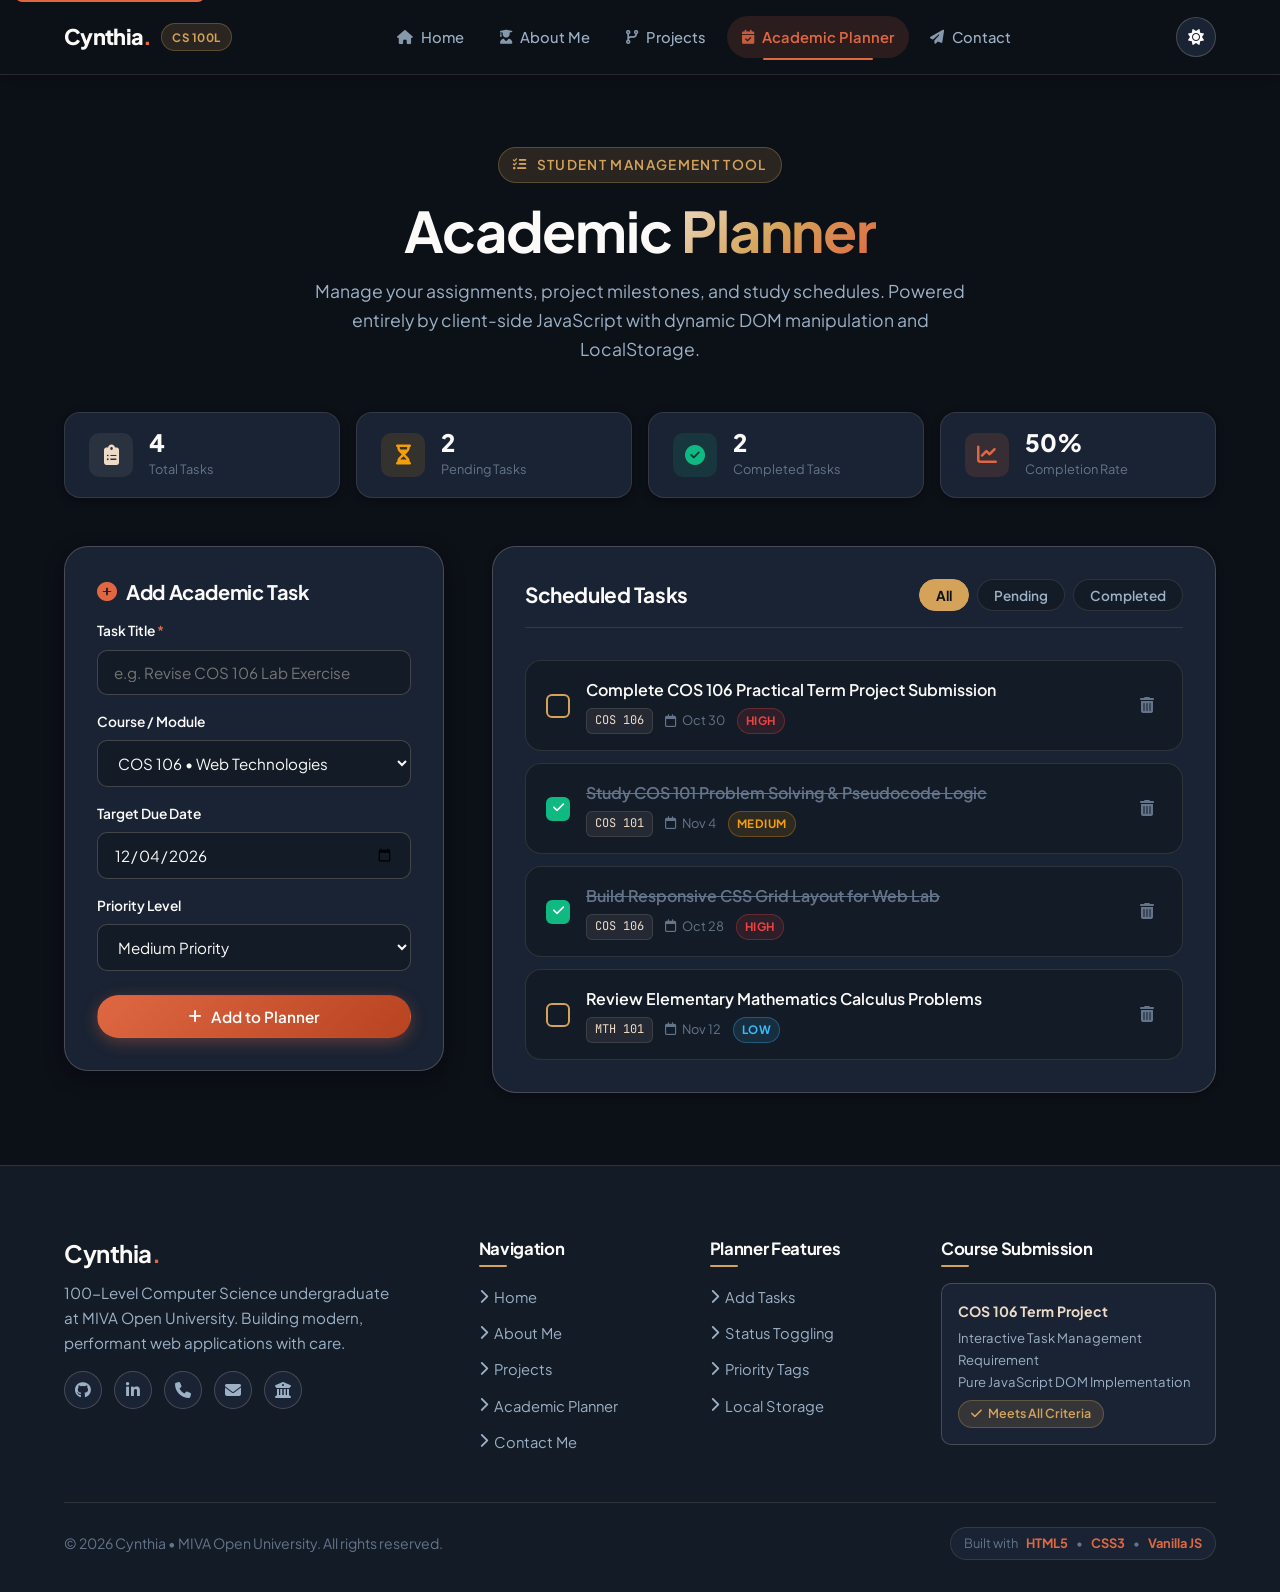
<file: planner.html>
<!DOCTYPE html>
<html lang="en">
<head>
    <meta charset="UTF-8">
    <meta name="viewport" content="width=device-width, initial-scale=1.0">
    <meta name="description" content="Interactive Academic Task Planner and Student Management Platform for Cynthia, Computer Science undergraduate at MIVA Open University.">
    <title>Academic Planner | Cynthia - Student Portfolio</title>

    <link rel="preconnect" href="https://fonts.googleapis.com">
    <link rel="preconnect" href="https://fonts.gstatic.com" crossorigin>
    <link href="https://fonts.googleapis.com/css2?family=JetBrains+Mono:wght@400;600&family=Playfair+Display:ital,wght@0,600;0,700;1,600&family=Plus+Jakarta+Sans:wght@300;400;500;600;700;800&display=swap" rel="stylesheet">

    <link rel="stylesheet" href="https://cdnjs.cloudflare.com/ajax/libs/font-awesome/6.5.1/css/all.min.css">

    <link rel="stylesheet" href="css/variables.css">
    <link rel="stylesheet" href="css/base.css">
    <link rel="stylesheet" href="css/navbar.css">
    <link rel="stylesheet" href="css/footer.css">
    <link rel="stylesheet" href="css/planner.css">
</head>
<body>
    <a href="#mainContent" class="skip-link">Skip to main content</a>

    <header class="site-header">
        <div class="container navbar">
            <a href="index.html" class="nav-brand" aria-label="Cynthia's Portfolio Homepage">
                <span>Cynthia<span class="brand-dot">.</span></span>
                <span class="brand-badge">CS 100L</span>
            </a>

            <nav id="primaryNav" aria-label="Main Navigation">
                <ul class="nav-menu">
                    <li><a href="index.html" class="nav-link"><i class="fa-solid fa-house"></i> Home</a></li>
                    <li><a href="about.html" class="nav-link"><i class="fa-solid fa-user-graduate"></i> About Me</a></li>
                    <li><a href="projects.html" class="nav-link"><i class="fa-solid fa-code-branch"></i> Projects</a></li>
                    <li><a href="planner.html" class="nav-link"><i class="fa-solid fa-calendar-check"></i> Academic Planner</a></li>
                    <li><a href="contact.html" class="nav-link"><i class="fa-solid fa-paper-plane"></i> Contact</a></li>
                </ul>
            </nav>

            <div class="nav-actions">
                <button type="button" class="theme-toggle-btn" aria-label="Toggle theme color mode">
                    <i class="fa-solid fa-sun"></i>
                </button>
                <button type="button" class="mobile-nav-toggle" aria-controls="primaryNav" aria-expanded="false" aria-label="Open mobile navigation menu">
                    <i class="fa-solid fa-bars"></i>
                </button>
            </div>
        </div>
    </header>

    <main id="mainContent">
        <section class="section">
            <div class="container">
                <div class="section-header">
                    <span class="section-tag"><i class="fa-solid fa-list-check"></i> Student Management Tool</span>
                    <h1 class="section-title">Academic <span class="text-gradient">Planner</span></h1>
                    <p class="section-desc">
                        Manage your assignments, project milestones, and study schedules. Powered entirely by client-side JavaScript with dynamic DOM manipulation and LocalStorage.
                    </p>
                </div>

                <div class="planner-stats-bar" aria-label="Academic Task Metrics">
                    <div class="planner-stat-pill">
                        <div class="planner-stat-icon stat-icon-total">
                            <i class="fa-solid fa-clipboard-list"></i>
                        </div>
                        <div>
                            <strong id="statTotal">0</strong>
                            <span>Total Tasks</span>
                        </div>
                    </div>

                    <div class="planner-stat-pill">
                        <div class="planner-stat-icon stat-icon-pending">
                            <i class="fa-solid fa-hourglass-half"></i>
                        </div>
                        <div>
                            <strong id="statPending">0</strong>
                            <span>Pending Tasks</span>
                        </div>
                    </div>

                    <div class="planner-stat-pill">
                        <div class="planner-stat-icon stat-icon-completed">
                            <i class="fa-solid fa-circle-check"></i>
                        </div>
                        <div>
                            <strong id="statCompleted">0</strong>
                            <span>Completed Tasks</span>
                        </div>
                    </div>

                    <div class="planner-stat-pill">
                        <div class="planner-stat-icon stat-icon-rate">
                            <i class="fa-solid fa-chart-line"></i>
                        </div>
                        <div>
                            <strong id="statRate">0%</strong>
                            <span>Completion Rate</span>
                        </div>
                    </div>
                </div>

                <div class="planner-layout">
                    <aside class="task-form-card" aria-labelledby="formTitle">
                        <h3 id="formTitle"><i class="fa-solid fa-plus-circle"></i> Add Academic Task</h3>
                        
                        <form id="taskForm" class="task-form" novalidate>
                            <div class="form-group">
                                <label for="taskTitle">Task Title <span style="color: var(--accent-terracotta);">*</span></label>
                                <input type="text" id="taskTitle" class="form-input" placeholder="e.g. Revise COS 106 Lab Exercise" required>
                            </div>

                            <div class="form-group">
                                <label for="taskCourse">Course / Module</label>
                                <select id="taskCourse" class="form-select">
                                    <option value="COS 106">COS 106 &bull; Web Technologies</option>
                                    <option value="COS 101">COS 101 &bull; Intro to Computer Science</option>
                                    <option value="MTH 101">MTH 101 &bull; Elementary Mathematics</option>
                                    <option value="PHY 101">PHY 101 &bull; General Physics</option>
                                    <option value="GST 101">GST 101 &bull; Communication in English</option>
                                    <option value="General">General Academic Study</option>
                                </select>
                            </div>

                            <div class="form-group">
                                <label for="taskDueDate">Target Due Date</label>
                                <input type="date" id="taskDueDate" class="form-input" required>
                            </div>

                            <div class="form-group">
                                <label for="taskPriority">Priority Level</label>
                                <select id="taskPriority" class="form-select">
                                    <option value="high">High Priority</option>
                                    <option value="medium" selected>Medium Priority</option>
                                    <option value="low">Low Priority</option>
                                </select>
                            </div>

                            <button type="submit" class="btn btn-primary" style="margin-top: var(--space-xs); width: 100%;">
                                <i class="fa-solid fa-plus"></i> Add to Planner
                            </button>
                        </form>
                    </aside>

                    <section class="tasks-container" aria-labelledby="listHeading">
                        <div class="tasks-toolbar">
                            <h2 id="listHeading" style="font-size: 1.3rem;">Scheduled Tasks</h2>
                            <div class="tasks-filter-group" role="group" aria-label="Task Status Filters">
                                <button type="button" class="task-filter-btn active" data-filter="all">All</button>
                                <button type="button" class="task-filter-btn" data-filter="pending">Pending</button>
                                <button type="button" class="task-filter-btn" data-filter="completed">Completed</button>
                            </div>
                        </div>

                        <ul id="tasksList" class="tasks-list" aria-live="polite">
                        </ul>

                        <div id="tasksEmptyState" class="tasks-empty-state" style="display: none;">
                            <i class="fa-solid fa-clipboard-check"></i>
                            <h4>No Tasks Found</h4>
                            <p>You have no academic tasks matching this filter. Use the form on the left to add a new task.</p>
                        </div>
                    </section>
                </div>
            </div>
        </section>
    </main>

    <footer class="site-footer">
        <div class="container">
            <div class="footer-grid">
                <div class="footer-brand">
                    <h3>Cynthia<span class="brand-dot">.</span></h3>
                    <p class="footer-bio">
                        100-Level Computer Science undergraduate at MIVA Open University. Building modern, performant web applications with care.
                    </p>
                    <div class="footer-social-links">
                        <a href="https://github.com" target="_blank" rel="noopener noreferrer" class="social-icon-btn" aria-label="GitHub Profile">
                            <i class="fa-brands fa-github"></i>
                        </a>
                        <a href="https://linkedin.com" target="_blank" rel="noopener noreferrer" class="social-icon-btn" aria-label="LinkedIn Profile">
                            <i class="fa-brands fa-linkedin-in"></i>
                        </a>
                        <a href="tel:09139251063" class="social-icon-btn" aria-label="Phone Cynthia">
                            <i class="fa-solid fa-phone"></i>
                        </a>
                        <a href="mailto:cynthia.student@miva.edu.ng" class="social-icon-btn" aria-label="Send Email">
                            <i class="fa-solid fa-envelope"></i>
                        </a>
                        <a href="https://miva.university" target="_blank" rel="noopener noreferrer" class="social-icon-btn" aria-label="MIVA Open University">
                            <i class="fa-solid fa-university"></i>
                        </a>
                    </div>
                </div>

                <div class="footer-col">
                    <h4>Navigation</h4>
                    <ul class="footer-links-list">
                        <li><a href="index.html"><i class="fa-solid fa-chevron-right"></i> Home</a></li>
                        <li><a href="about.html"><i class="fa-solid fa-chevron-right"></i> About Me</a></li>
                        <li><a href="projects.html"><i class="fa-solid fa-chevron-right"></i> Projects</a></li>
                        <li><a href="planner.html"><i class="fa-solid fa-chevron-right"></i> Academic Planner</a></li>
                        <li><a href="contact.html"><i class="fa-solid fa-chevron-right"></i> Contact Me</a></li>
                    </ul>
                </div>

                <div class="footer-col">
                    <h4>Planner Features</h4>
                    <ul class="footer-links-list">
                        <li><a href="#"><i class="fa-solid fa-chevron-right"></i> Add Tasks</a></li>
                        <li><a href="#"><i class="fa-solid fa-chevron-right"></i> Status Toggling</a></li>
                        <li><a href="#"><i class="fa-solid fa-chevron-right"></i> Priority Tags</a></li>
                        <li><a href="#"><i class="fa-solid fa-chevron-right"></i> Local Storage</a></li>
                    </ul>
                </div>

                <div class="footer-col">
                    <h4>Course Submission</h4>
                    <div class="footer-course-badge">
                        <strong>COS 106 Term Project</strong>
                        <p style="font-size: 0.82rem; margin-bottom: 0.5rem; color: var(--text-secondary);">
                            Interactive Task Management Requirement<br>
                            Pure JavaScript DOM Implementation
                        </p>
                        <span class="badge badge-gold"><i class="fa-solid fa-check"></i> Meets All Criteria</span>
                    </div>
                </div>
            </div>

            <div class="footer-bottom">
                <div>
                    &copy; 2026 Cynthia &bull; MIVA Open University. All rights reserved.
                </div>
                <div class="footer-meta-pill">
                    Built with <span>HTML5</span> &bull; <span>CSS3</span> &bull; <span>Vanilla JS</span>
                </div>
            </div>
        </div>
    </footer>

    <script src="js/main.js"></script>
    <script src="js/planner.js"></script>
</body>
</html>
</file>
<file: css/variables.css>
:root {
    --bg-primary: #0c1017;
    --bg-secondary: #131b26;
    --bg-card: #192333;
    --bg-card-hover: #202d41;
    --bg-surface-elevated: #26354c;
    
    --text-primary: #fbfaf8;
    --text-secondary: #9cb0c6;
    --text-muted: #64748b;
    --text-inverse: #0c1017;
    
    --accent-terracotta: #df6843;
    --accent-terracotta-hover: #cc5430;
    --accent-terracotta-subtle: rgba(223, 104, 67, 0.15);
    --accent-terracotta-glow: rgba(223, 104, 67, 0.35);

    --accent-gold: #d4a359;
    --accent-gold-hover: #bf8d43;
    --accent-gold-subtle: rgba(212, 163, 89, 0.15);

    --accent-sand: #eedbc7;
    --accent-sand-subtle: rgba(238, 219, 199, 0.08);

    --color-success: #10b981;
    --color-success-bg: rgba(16, 185, 129, 0.12);
    --color-warning: #f59e0b;
    --color-warning-bg: rgba(245, 158, 11, 0.12);
    --color-danger: #ef4444;
    --color-danger-bg: rgba(239, 68, 68, 0.12);
    --color-info: #38bdf8;
    --color-info-bg: rgba(56, 189, 248, 0.12);

    --border-subtle: rgba(238, 219, 199, 0.12);
    --border-medium: rgba(238, 219, 199, 0.22);
    --border-highlight: rgba(223, 104, 67, 0.5);
    --glass-bg: rgba(19, 27, 38, 0.75);
    --glass-blur: blur(14px);

    --font-sans: 'Plus Jakarta Sans', system-ui, -apple-system, BlinkMacSystemFont, 'Segoe UI', Roboto, sans-serif;
    --font-heading: 'Plus Jakarta Sans', system-ui, sans-serif;
    --font-serif: 'Playfair Display', Georgia, serif;
    --font-mono: 'JetBrains Mono', Consolas, Monaco, monospace;

    --space-2xs: 0.25rem;
    --space-xs: 0.5rem;
    --space-sm: 0.75rem;
    --space-md: 1rem;
    --space-lg: 1.5rem;
    --space-xl: 2rem;
    --space-2xl: 3rem;
    --space-3xl: 4.5rem;

    --radius-sm: 6px;
    --radius-md: 10px;
    --radius-lg: 16px;
    --radius-xl: 24px;
    --radius-full: 9999px;

    --shadow-sm: 0 2px 8px rgba(0, 0, 0, 0.25);
    --shadow-md: 0 6px 20px rgba(0, 0, 0, 0.35);
    --shadow-lg: 0 12px 36px rgba(0, 0, 0, 0.45);
    --shadow-glow: 0 0 25px rgba(223, 104, 67, 0.25);
    --shadow-gold: 0 0 25px rgba(212, 163, 89, 0.25);

    --transition-fast: 0.18s ease;
    --transition-normal: 0.3s ease;
    --transition-bounce: 0.4s cubic-bezier(0.175, 0.885, 0.32, 1.275);

    --container-max: 1200px;
    --navbar-height: 74px;
}

[data-theme="light"] {
    --bg-primary: #faf6f0;
    --bg-secondary: #f3ede2;
    --bg-card: #ffffff;
    --bg-card-hover: #faf6f1;
    --bg-surface-elevated: #ffffff;

    --text-primary: #191c21;
    --text-secondary: #525a66;
    --text-muted: #828a96;
    --text-inverse: #ffffff;

    --accent-terracotta: #d2532e;
    --accent-terracotta-hover: #ba4320;
    --accent-terracotta-subtle: rgba(210, 83, 46, 0.1);
    --accent-terracotta-glow: rgba(210, 83, 46, 0.2);

    --accent-gold: #b38237;
    --accent-gold-hover: #9c6e28;
    --accent-gold-subtle: rgba(179, 130, 55, 0.1);

    --accent-sand: #bca082;
    --accent-sand-subtle: rgba(188, 160, 130, 0.1);

    --border-subtle: rgba(40, 30, 20, 0.08);
    --border-medium: rgba(40, 30, 20, 0.15);
    --border-highlight: rgba(210, 83, 46, 0.4);
    --glass-bg: rgba(255, 255, 255, 0.85);

    --shadow-sm: 0 2px 8px rgba(40, 30, 20, 0.05);
    --shadow-md: 0 8px 24px rgba(40, 30, 20, 0.08);
    --shadow-lg: 0 16px 40px rgba(40, 30, 20, 0.12);
}
</file>
<file: css/base.css>
*, *::before, *::after {
    box-sizing: border-box;
    margin: 0;
    padding: 0;
}

html {
    scroll-behavior: smooth;
    font-size: 16px;
    -webkit-text-size-adjust: 100%;
}

body {
    font-family: var(--font-sans);
    background-color: var(--bg-primary);
    color: var(--text-primary);
    line-height: 1.65;
    min-height: 100vh;
    display: flex;
    flex-direction: column;
    overflow-x: hidden;
    transition: background-color var(--transition-normal), color var(--transition-normal);
}

.skip-link {
    position: absolute;
    top: -40px;
    left: 1rem;
    background: var(--accent-terracotta);
    color: #ffffff;
    padding: 0.5rem 1rem;
    z-index: 9999;
    border-radius: var(--radius-sm);
    transition: top var(--transition-fast);
    text-decoration: none;
    font-weight: 600;
}
.skip-link:focus {
    top: 1rem;
}

h1, h2, h3, h4, h5, h6 {
    color: var(--text-primary);
    font-weight: 700;
    line-height: 1.25;
    letter-spacing: -0.02em;
}

h1 {
    font-size: clamp(2.25rem, 5vw, 3.5rem);
}

h2 {
    font-size: clamp(1.75rem, 3.5vw, 2.5rem);
}

h3 {
    font-size: clamp(1.25rem, 2.5vw, 1.75rem);
}

p {
    color: var(--text-secondary);
    margin-bottom: 1rem;
}

p:last-child {
    margin-bottom: 0;
}

a {
    color: var(--accent-terracotta);
    text-decoration: none;
    transition: color var(--transition-fast);
}

a:hover {
    color: var(--accent-gold);
}

img {
    max-width: 100%;
    height: auto;
    display: block;
}

.container {
    width: 100%;
    max-width: var(--container-max);
    margin-left: auto;
    margin-right: auto;
    padding-left: var(--space-lg);
    padding-right: var(--space-lg);
}

.section {
    padding: var(--space-3xl) 0;
    position: relative;
}

.section-alt {
    background-color: var(--bg-secondary);
}

.section-header {
    text-align: center;
    max-width: 680px;
    margin: 0 auto var(--space-2xl) auto;
}

.section-tag {
    display: inline-flex;
    align-items: center;
    gap: var(--space-xs);
    font-size: 0.85rem;
    font-weight: 600;
    text-transform: uppercase;
    letter-spacing: 0.1em;
    color: var(--accent-gold);
    background: var(--accent-gold-subtle);
    border: 1px solid rgba(212, 163, 89, 0.3);
    padding: 0.35rem 0.9rem;
    border-radius: var(--radius-full);
    margin-bottom: var(--space-sm);
}

.section-title {
    margin-bottom: var(--space-sm);
}

.section-desc {
    font-size: 1.1rem;
    color: var(--text-secondary);
}

.text-gradient {
    background: linear-gradient(135deg, var(--accent-sand) 0%, var(--accent-gold) 50%, var(--accent-terracotta) 100%);
    -webkit-background-clip: text;
    -webkit-text-fill-color: transparent;
}

.btn {
    display: inline-flex;
    align-items: center;
    justify-content: center;
    gap: 0.6rem;
    font-family: var(--font-sans);
    font-size: 0.95rem;
    font-weight: 600;
    padding: 0.8rem 1.6rem;
    border-radius: var(--radius-full);
    border: 1px solid transparent;
    cursor: pointer;
    text-decoration: none;
    transition: all var(--transition-normal);
    line-height: 1;
    white-space: nowrap;
}

.btn-primary {
    background: linear-gradient(135deg, var(--accent-terracotta) 0%, #b84320 100%);
    color: #ffffff;
    box-shadow: 0 4px 16px var(--accent-terracotta-glow);
}

.btn-primary:hover {
    background: linear-gradient(135deg, var(--accent-terracotta-hover) 0%, var(--accent-terracotta) 100%);
    color: #ffffff;
    transform: translateY(-2px);
    box-shadow: 0 6px 22px var(--accent-terracotta-glow);
}

.btn-secondary {
    background: var(--bg-card);
    color: var(--text-primary);
    border: 1px solid var(--border-medium);
}

.btn-secondary:hover {
    background: var(--bg-card-hover);
    border-color: var(--accent-gold);
    color: var(--accent-gold);
    transform: translateY(-2px);
}

.btn-outline {
    background: transparent;
    color: var(--text-primary);
    border: 1px solid var(--border-medium);
}

.btn-outline:hover {
    background: var(--accent-terracotta-subtle);
    border-color: var(--accent-terracotta);
    color: var(--accent-terracotta);
    transform: translateY(-2px);
}

.btn-sm {
    padding: 0.5rem 1rem;
    font-size: 0.85rem;
}

.btn-icon-only {
    width: 42px;
    height: 42px;
    padding: 0;
    border-radius: var(--radius-full);
}

.badge {
    display: inline-flex;
    align-items: center;
    gap: 0.4rem;
    font-size: 0.78rem;
    font-weight: 600;
    padding: 0.25rem 0.75rem;
    border-radius: var(--radius-full);
    line-height: 1.4;
}

.badge-terracotta {
    background: var(--accent-terracotta-subtle);
    color: var(--accent-terracotta);
    border: 1px solid rgba(223, 104, 67, 0.3);
}

.badge-gold {
    background: var(--accent-gold-subtle);
    color: var(--accent-gold);
    border: 1px solid rgba(212, 163, 89, 0.3);
}

.badge-sand {
    background: var(--accent-sand-subtle);
    color: var(--accent-sand);
    border: 1px solid var(--border-subtle);
}

.badge-success {
    background: var(--color-success-bg);
    color: var(--color-success);
    border: 1px solid rgba(16, 185, 129, 0.3);
}

.card {
    background-color: var(--bg-card);
    border: 1px solid var(--border-subtle);
    border-radius: var(--radius-lg);
    padding: var(--space-xl);
    box-shadow: var(--shadow-sm);
    transition: transform var(--transition-normal), box-shadow var(--transition-normal), border-color var(--transition-normal);
}

.card:hover {
    border-color: var(--border-medium);
    box-shadow: var(--shadow-md);
}

.toast-container {
    position: fixed;
    bottom: 24px;
    right: 24px;
    z-index: 10000;
    display: flex;
    flex-direction: column;
    gap: 12px;
    pointer-events: none;
}

.toast {
    display: flex;
    align-items: center;
    gap: 12px;
    background: var(--bg-card);
    color: var(--text-primary);
    border: 1px solid var(--border-medium);
    padding: 14px 20px;
    border-radius: var(--radius-md);
    box-shadow: var(--shadow-lg);
    pointer-events: auto;
    animation: slideInRight 0.3s ease;
    min-width: 280px;
    max-width: 420px;
}

.toast.toast-success {
    border-left: 4px solid var(--color-success);
}

.toast.toast-error {
    border-left: 4px solid var(--color-danger);
}

.toast.toast-info {
    border-left: 4px solid var(--accent-gold);
}

@keyframes slideInRight {
    from {
        transform: translateX(100%);
        opacity: 0;
    }
    to {
        transform: translateX(0);
        opacity: 1;
    }
}

@keyframes fadeIn {
    from { opacity: 0; transform: translateY(12px); }
    to { opacity: 1; transform: translateY(0); }
}

@keyframes pulseGlow {
    0%, 100% { box-shadow: 0 0 15px rgba(223, 104, 67, 0.2); }
    50% { box-shadow: 0 0 35px rgba(223, 104, 67, 0.45); }
}

@media (max-width: 768px) {
    .container {
        padding-left: 1.25rem;
        padding-right: 1.25rem;
    }
    .section {
        padding: 2.75rem 0;
    }
    .toast-container {
        left: 1rem;
        right: 1rem;
        bottom: 1rem;
    }
    .toast {
        min-width: unset;
        width: 100%;
    }
}
</file>
<file: css/navbar.css>
.site-header {
    position: sticky;
    top: 0;
    left: 0;
    right: 0;
    z-index: 999;
    background-color: var(--bg-primary);
    border-bottom: 1px solid var(--border-subtle);
    box-shadow: 0 4px 20px rgba(0, 0, 0, 0.2);
    transition: background-color var(--transition-normal), border-color var(--transition-normal);
}

.navbar {
    display: flex;
    align-items: center;
    justify-content: space-between;
    height: var(--navbar-height);
    position: relative;
}

.nav-brand {
    display: flex;
    align-items: center;
    gap: 0.6rem;
    font-size: 1.35rem;
    font-weight: 800;
    letter-spacing: -0.03em;
    color: var(--text-primary);
    text-decoration: none;
    z-index: 1001;
}

.brand-dot {
    color: var(--accent-terracotta);
}

.brand-badge {
    font-size: 0.72rem;
    font-weight: 700;
    letter-spacing: 0.05em;
    padding: 0.2rem 0.6rem;
    background: var(--accent-gold-subtle);
    color: var(--accent-gold);
    border: 1px solid rgba(212, 163, 89, 0.3);
    border-radius: var(--radius-full);
}

.nav-menu {
    display: flex;
    align-items: center;
    list-style: none;
    gap: 0.35rem;
    margin: 0;
    padding: 0;
}

.nav-link {
    display: inline-flex;
    align-items: center;
    gap: 0.5rem;
    padding: 0.55rem 0.95rem;
    font-size: 0.92rem;
    font-weight: 500;
    color: var(--text-secondary);
    text-decoration: none;
    border-radius: var(--radius-full);
    transition: all var(--transition-fast);
    position: relative;
    white-space: nowrap;
}

.nav-link i {
    font-size: 0.88rem;
    opacity: 0.85;
}

.nav-link:hover {
    color: var(--text-primary);
    background-color: var(--accent-sand-subtle);
}

.nav-link.active {
    color: var(--accent-terracotta);
    background-color: var(--accent-terracotta-subtle);
    font-weight: 600;
}

.nav-link.active::after {
    content: '';
    position: absolute;
    bottom: -2px;
    left: 20%;
    right: 20%;
    height: 2px;
    background: var(--accent-terracotta);
    border-radius: var(--radius-full);
}

.nav-actions {
    display: flex;
    align-items: center;
    gap: 0.75rem;
    z-index: 1001;
}

.theme-toggle-btn {
    background: var(--bg-card);
    border: 1px solid var(--border-medium);
    color: var(--text-primary);
    width: 40px;
    height: 40px;
    border-radius: var(--radius-full);
    display: flex;
    align-items: center;
    justify-content: center;
    cursor: pointer;
    font-size: 1rem;
    transition: all var(--transition-normal);
}

.theme-toggle-btn:hover {
    border-color: var(--accent-gold);
    color: var(--accent-gold);
    transform: rotate(15deg);
}

.mobile-nav-toggle {
    display: none;
    background: var(--bg-card);
    border: 1px solid var(--border-medium);
    border-radius: var(--radius-md);
    cursor: pointer;
    width: 40px;
    height: 40px;
    color: var(--text-primary);
    font-size: 1.25rem;
    align-items: center;
    justify-content: center;
    transition: all var(--transition-fast);
}

.mobile-nav-toggle:hover {
    border-color: var(--accent-terracotta);
    color: var(--accent-terracotta);
}

@media (max-width: 992px) {
    .mobile-nav-toggle {
        display: flex;
    }

    .nav-menu {
        position: fixed;
        top: var(--navbar-height);
        left: 0;
        right: 0;
        height: calc(100vh - var(--navbar-height));
        height: calc(100dvh - var(--navbar-height));
        background-color: var(--bg-primary);
        flex-direction: column;
        align-items: stretch;
        justify-content: flex-start;
        padding: 2rem 1.5rem;
        gap: 0.85rem;
        z-index: 1000;
        overflow-y: auto;
        border-top: 1px solid var(--border-subtle);
        
        transform: translateY(-100%);
        opacity: 0;
        visibility: hidden;
        pointer-events: none;
        transition: transform 0.3s cubic-bezier(0.16, 1, 0.3, 1), opacity 0.25s ease, visibility 0.3s;
    }

    .nav-menu.open {
        transform: translateY(0);
        opacity: 1;
        visibility: visible;
        pointer-events: auto;
        box-shadow: var(--shadow-lg);
    }

    .nav-link {
        font-size: 1.15rem;
        padding: 1rem 1.25rem;
        border-radius: var(--radius-md);
        background: var(--bg-card);
        border: 1px solid var(--border-subtle);
        color: var(--text-primary);
        justify-content: flex-start;
    }

    .nav-link i {
        font-size: 1.1rem;
        width: 24px;
        color: var(--accent-terracotta);
    }

    .nav-link.active {
        background-color: var(--accent-terracotta-subtle);
        border-color: var(--accent-terracotta);
    }

    .nav-link.active::after {
        display: none;
    }
}
</file>
<file: css/footer.css>
.site-footer {
    background-color: var(--bg-secondary);
    border-top: 1px solid var(--border-subtle);
    padding-top: var(--space-3xl);
    padding-bottom: var(--space-xl);
    margin-top: auto;
    position: relative;
}

.footer-grid {
    display: grid;
    grid-template-columns: 2fr 1fr 1fr 1.5fr;
    gap: var(--space-2xl);
    margin-bottom: var(--space-2xl);
}

.footer-brand h3 {
    font-size: 1.5rem;
    margin-bottom: var(--space-sm);
}

.footer-bio {
    color: var(--text-secondary);
    font-size: 0.95rem;
    margin-bottom: var(--space-md);
    max-width: 340px;
}

.footer-social-links {
    display: flex;
    gap: 0.75rem;
}

.social-icon-btn {
    display: inline-flex;
    align-items: center;
    justify-content: center;
    width: 38px;
    height: 38px;
    border-radius: var(--radius-full);
    background: var(--bg-card);
    border: 1px solid var(--border-medium);
    color: var(--text-secondary);
    font-size: 1rem;
    transition: all var(--transition-fast);
}

.social-icon-btn:hover {
    color: #ffffff;
    background: var(--accent-terracotta);
    border-color: var(--accent-terracotta);
    transform: translateY(-2px);
}

.footer-col h4 {
    font-size: 1.05rem;
    margin-bottom: var(--space-md);
    color: var(--text-primary);
    position: relative;
    padding-bottom: 0.5rem;
}

.footer-col h4::after {
    content: '';
    position: absolute;
    bottom: 0;
    left: 0;
    width: 28px;
    height: 2px;
    background: var(--accent-gold);
    border-radius: var(--radius-full);
}

.footer-links-list {
    list-style: none;
    display: flex;
    flex-direction: column;
    gap: 0.6rem;
}

.footer-links-list a {
    color: var(--text-secondary);
    font-size: 0.92rem;
    transition: all var(--transition-fast);
    display: inline-flex;
    align-items: center;
    gap: 0.4rem;
}

.footer-links-list a:hover {
    color: var(--accent-gold);
    transform: translateX(4px);
}

.footer-course-badge {
    background: var(--bg-card);
    border: 1px solid var(--border-medium);
    border-radius: var(--radius-md);
    padding: var(--space-md);
    font-size: 0.88rem;
}

.footer-course-badge strong {
    color: var(--accent-sand);
    display: block;
    margin-bottom: 0.25rem;
}

.footer-bottom {
    display: flex;
    align-items: center;
    justify-content: space-between;
    flex-wrap: wrap;
    gap: var(--space-md);
    padding-top: var(--space-lg);
    border-top: 1px solid var(--border-subtle);
    font-size: 0.88rem;
    color: var(--text-muted);
}

.footer-meta-pill {
    display: inline-flex;
    align-items: center;
    gap: 0.5rem;
    font-size: 0.8rem;
    padding: 0.3rem 0.8rem;
    border-radius: var(--radius-full);
    background: var(--bg-card);
    border: 1px solid var(--border-subtle);
}

.footer-meta-pill span {
    color: var(--accent-terracotta);
    font-weight: 700;
}

@media (max-width: 992px) {
    .footer-grid {
        grid-template-columns: 1fr 1fr;
        gap: var(--space-xl);
    }
}

@media (max-width: 580px) {
    .footer-grid {
        grid-template-columns: 1fr;
    }
    .footer-bottom {
        flex-direction: column;
        align-items: flex-start;
    }
}
</file>
<file: css/home.css>
.hero-section {
    padding: clamp(var(--space-2xl), 6vw, var(--space-3xl)) 0 var(--space-2xl) 0;
    position: relative;
    overflow: hidden;
}

.hero-glow-1 {
    position: absolute;
    top: -120px;
    right: -100px;
    width: 480px;
    height: 480px;
    border-radius: 50%;
    background: radial-gradient(circle, rgba(223, 104, 67, 0.18) 0%, transparent 70%);
    filter: blur(50px);
    pointer-events: none;
    z-index: 0;
}

.hero-glow-2 {
    position: absolute;
    bottom: -80px;
    left: -80px;
    width: 380px;
    height: 380px;
    border-radius: 50%;
    background: radial-gradient(circle, rgba(212, 163, 89, 0.14) 0%, transparent 70%);
    filter: blur(50px);
    pointer-events: none;
    z-index: 0;
}

.hero-grid {
    display: grid;
    grid-template-columns: 1.15fr 0.85fr;
    gap: var(--space-2xl);
    align-items: center;
    position: relative;
    z-index: 1;
}

.hero-content {
    display: flex;
    flex-direction: column;
    gap: var(--space-md);
}

.hero-pill {
    display: inline-flex;
    align-items: center;
    gap: 0.5rem;
    padding: 0.4rem 1rem;
    background: var(--accent-sand-subtle);
    border: 1px solid var(--border-medium);
    border-radius: var(--radius-full);
    font-size: 0.88rem;
    font-weight: 600;
    color: var(--accent-sand);
    width: fit-content;
}

.status-dot {
    width: 8px;
    height: 8px;
    border-radius: 50%;
    background-color: var(--color-success);
    box-shadow: 0 0 8px var(--color-success);
}

.hero-title {
    font-size: clamp(2.3rem, 5vw, 3.8rem);
    line-height: 1.15;
    font-weight: 800;
    letter-spacing: -0.03em;
}

.hero-lead {
    font-size: 1.15rem;
    color: var(--text-secondary);
    line-height: 1.7;
    margin-bottom: var(--space-xs);
}

.hero-actions {
    display: flex;
    flex-wrap: wrap;
    gap: 0.85rem;
    margin-top: var(--space-sm);
}

.hero-visual {
    position: relative;
    display: flex;
    justify-content: center;
    align-items: center;
    width: 100%;
}

.hero-image-wrapper {
    position: relative;
    width: 100%;
    max-width: 400px;
    aspect-ratio: 4 / 5;
    border-radius: var(--radius-xl);
    overflow: hidden;
    box-shadow: var(--shadow-lg), 0 0 40px rgba(212, 163, 89, 0.2);
    border: 2px solid rgba(238, 219, 199, 0.25);
    background: var(--bg-card);
}

.hero-image {
    width: 100%;
    height: 100%;
    object-fit: cover;
    object-position: top center;
    transition: transform 0.5s ease;
}

.hero-image-wrapper:hover .hero-image {
    transform: scale(1.03);
}

.floating-badge {
    position: absolute;
    background: var(--bg-card);
    border: 1px solid var(--border-medium);
    border-radius: var(--radius-lg);
    padding: 0.75rem 1rem;
    display: flex;
    align-items: center;
    gap: 0.75rem;
    box-shadow: var(--shadow-md);
    z-index: 2;
    animation: floatBadge 4s ease-in-out infinite alternate;
}

.badge-top-left {
    top: 20px;
    left: -20px;
}

.badge-bottom-right {
    bottom: 20px;
    right: -20px;
    animation-delay: -2s;
}

.floating-badge-icon {
    width: 38px;
    height: 38px;
    border-radius: var(--radius-md);
    background: var(--accent-terracotta-subtle);
    color: var(--accent-terracotta);
    display: flex;
    align-items: center;
    justify-content: center;
    font-size: 1.1rem;
}

.badge-bottom-right .floating-badge-icon {
    background: var(--accent-gold-subtle);
    color: var(--accent-gold);
}

.floating-badge-text strong {
    display: block;
    font-size: 0.95rem;
    color: var(--text-primary);
}

.floating-badge-text span {
    font-size: 0.76rem;
    color: var(--text-muted);
}

@keyframes floatBadge {
    0% { transform: translateY(0px); }
    100% { transform: translateY(-8px); }
}

.stats-grid {
    display: grid;
    grid-template-columns: repeat(4, 1fr);
    gap: var(--space-lg);
    margin-top: var(--space-xl);
}

.stat-card {
    background: var(--bg-card);
    border: 1px solid var(--border-subtle);
    border-radius: var(--radius-lg);
    padding: var(--space-lg);
    text-align: center;
    position: relative;
    overflow: hidden;
    transition: transform var(--transition-fast), border-color var(--transition-fast);
}

.stat-card:hover {
    transform: translateY(-4px);
    border-color: var(--accent-terracotta);
}

.stat-card::before {
    content: '';
    position: absolute;
    top: 0;
    left: 0;
    right: 0;
    height: 3px;
    background: linear-gradient(90deg, var(--accent-gold), var(--accent-terracotta));
    opacity: 0;
    transition: opacity var(--transition-fast);
}

.stat-card:hover::before {
    opacity: 1;
}

.stat-number {
    font-size: 2.25rem;
    font-weight: 800;
    color: var(--text-primary);
    margin-bottom: 0.25rem;
    letter-spacing: -0.02em;
}

.stat-label {
    font-size: 0.88rem;
    color: var(--text-muted);
    font-weight: 500;
}

.bio-card-inner {
    display: grid;
    grid-template-columns: 1fr 1fr;
    gap: var(--space-2xl);
    align-items: center;
}

.bio-card-text p {
    font-size: 1.05rem;
    margin-bottom: var(--space-md);
}

.bio-highlights-list {
    list-style: none;
    display: flex;
    flex-direction: column;
    gap: 0.75rem;
    margin-top: var(--space-md);
}

.bio-highlights-list li {
    display: flex;
    align-items: center;
    gap: 0.75rem;
    font-size: 0.95rem;
    color: var(--text-secondary);
}

.bio-highlights-list li i {
    color: var(--accent-gold);
    font-size: 1rem;
}

.quick-pages-grid {
    display: grid;
    grid-template-columns: repeat(3, 1fr);
    gap: var(--space-lg);
    margin-top: var(--space-xl);
}

.quick-page-card {
    background: var(--bg-card);
    border: 1px solid var(--border-subtle);
    border-radius: var(--radius-lg);
    padding: var(--space-xl);
    display: flex;
    flex-direction: column;
    gap: var(--space-md);
    text-decoration: none;
    transition: all var(--transition-normal);
}

.quick-page-card:hover {
    transform: translateY(-6px);
    border-color: var(--accent-terracotta);
    box-shadow: var(--shadow-md);
}

.quick-card-icon {
    width: 50px;
    height: 50px;
    border-radius: var(--radius-md);
    background: var(--accent-terracotta-subtle);
    color: var(--accent-terracotta);
    display: flex;
    align-items: center;
    justify-content: center;
    font-size: 1.4rem;
    transition: background-color var(--transition-fast), color var(--transition-fast);
}

.quick-page-card:hover .quick-card-icon {
    background: var(--accent-terracotta);
    color: #ffffff;
}

.quick-page-card h3 {
    font-size: 1.25rem;
    color: var(--text-primary);
}

.quick-page-card p {
    font-size: 0.92rem;
    color: var(--text-secondary);
    flex-grow: 1;
}

.quick-card-link {
    display: inline-flex;
    align-items: center;
    gap: 0.5rem;
    font-size: 0.9rem;
    font-weight: 600;
    color: var(--accent-gold);
}

@media (max-width: 992px) {
    .hero-grid {
        grid-template-columns: 1fr;
        text-align: center;
        gap: var(--space-2xl);
    }

    .hero-content {
        align-items: center;
    }

    .hero-actions {
        justify-content: center;
    }

    .stats-grid {
        grid-template-columns: repeat(2, 1fr);
    }

    .bio-card-inner {
        grid-template-columns: 1fr;
    }

    .quick-pages-grid {
        grid-template-columns: 1fr;
    }
}

@media (max-width: 600px) {
    .floating-badge {
        position: static;
        width: 100%;
        margin-top: 0.75rem;
        animation: none;
    }

    .hero-visual {
        flex-direction: column;
    }

    .stats-grid {
        grid-template-columns: 1fr;
    }

    .hero-actions .btn {
        width: 100%;
    }
}
</file>
<file: css/about.css>
.about-banner {
    display: grid;
    grid-template-columns: 320px 1fr;
    gap: var(--space-2xl);
    align-items: center;
    background: var(--bg-card);
    border: 1px solid var(--border-medium);
    border-radius: var(--radius-xl);
    padding: var(--space-2xl);
    margin-bottom: var(--space-3xl);
    box-shadow: var(--shadow-md);
}

.about-banner-img {
    width: 100%;
    aspect-ratio: 1;
    border-radius: var(--radius-lg);
    object-fit: cover;
    object-position: top center;
    border: 2px solid var(--border-medium);
}

.about-banner-content h2 {
    margin-bottom: var(--space-xs);
}

.about-role-tag {
    display: inline-block;
    color: var(--accent-terracotta);
    font-weight: 600;
    font-size: 1.05rem;
    margin-bottom: var(--space-md);
}

.about-details-list {
    display: grid;
    grid-template-columns: 1fr 1fr;
    gap: var(--space-sm);
    list-style: none;
    margin-top: var(--space-lg);
    padding-top: var(--space-md);
    border-top: 1px solid var(--border-subtle);
}

.about-details-list li {
    font-size: 0.92rem;
    color: var(--text-secondary);
}

.about-details-list strong {
    color: var(--text-primary);
    margin-right: 0.4rem;
}

.timeline-container {
    position: relative;
    max-width: 860px;
    margin: 0 auto;
    padding: var(--space-lg) 0;
}

.timeline-container::before {
    content: '';
    position: absolute;
    top: 0;
    bottom: 0;
    left: 24px;
    width: 2px;
    background: linear-gradient(180deg, var(--accent-terracotta), var(--accent-gold), var(--border-subtle));
}

.timeline-item {
    position: relative;
    padding-left: 64px;
    margin-bottom: var(--space-2xl);
}

.timeline-item:last-child {
    margin-bottom: 0;
}

.timeline-marker {
    position: absolute;
    left: 12px;
    top: 6px;
    width: 26px;
    height: 26px;
    border-radius: 50%;
    background: var(--bg-card);
    border: 3px solid var(--accent-terracotta);
    box-shadow: 0 0 12px var(--accent-terracotta-glow);
    display: flex;
    align-items: center;
    justify-content: center;
    z-index: 2;
}

.timeline-content {
    background: var(--bg-card);
    border: 1px solid var(--border-subtle);
    border-radius: var(--radius-lg);
    padding: var(--space-xl);
    transition: transform var(--transition-fast), border-color var(--transition-fast);
}

.timeline-content:hover {
    border-color: var(--accent-gold);
    transform: translateX(4px);
}

.timeline-header {
    display: flex;
    justify-content: space-between;
    align-items: flex-start;
    flex-wrap: wrap;
    gap: var(--space-xs);
    margin-bottom: var(--space-xs);
}

.timeline-title {
    font-size: 1.25rem;
    color: var(--text-primary);
}

.timeline-period {
    font-size: 0.82rem;
    font-weight: 600;
    padding: 0.2rem 0.75rem;
    background: var(--accent-gold-subtle);
    color: var(--accent-gold);
    border-radius: var(--radius-full);
}

.timeline-institution {
    font-size: 0.95rem;
    color: var(--accent-sand);
    font-weight: 600;
    margin-bottom: var(--space-sm);
    display: flex;
    align-items: center;
    gap: 0.4rem;
}

.timeline-courses {
    margin-top: var(--space-sm);
    padding-left: 1.25rem;
    font-size: 0.9rem;
    color: var(--text-secondary);
}

.timeline-courses li {
    margin-bottom: 0.35rem;
}

.table-responsive {
    width: 100%;
    overflow-x: auto;
    background: var(--bg-card);
    border: 1px solid var(--border-medium);
    border-radius: var(--radius-lg);
    box-shadow: var(--shadow-sm);
    margin-top: var(--space-xl);
}

.academic-table {
    width: 100%;
    border-collapse: collapse;
    text-align: left;
    font-size: 0.92rem;
    min-width: 640px;
}

.academic-table th {
    background-color: var(--bg-secondary);
    color: var(--accent-sand);
    font-weight: 700;
    text-transform: uppercase;
    font-size: 0.8rem;
    letter-spacing: 0.05em;
    padding: 1rem 1.25rem;
    border-bottom: 2px solid var(--border-medium);
}

.academic-table td {
    padding: 1rem 1.25rem;
    border-bottom: 1px solid var(--border-subtle);
    color: var(--text-secondary);
    vertical-align: middle;
}

.academic-table tbody tr:last-child td {
    border-bottom: none;
}

.academic-table tbody tr:hover {
    background-color: var(--accent-sand-subtle);
}

.course-code {
    font-family: var(--font-mono);
    font-weight: 700;
    color: var(--accent-terracotta);
}

.course-name {
    font-weight: 600;
    color: var(--text-primary);
}

.aspirations-grid {
    display: grid;
    grid-template-columns: repeat(3, 1fr);
    gap: var(--space-xl);
    margin-top: var(--space-xl);
}

.aspiration-card {
    background: var(--bg-card);
    border: 1px solid var(--border-subtle);
    border-radius: var(--radius-lg);
    padding: var(--space-xl);
    display: flex;
    flex-direction: column;
    gap: var(--space-md);
    transition: all var(--transition-normal);
}

.aspiration-card:hover {
    transform: translateY(-6px);
    border-color: var(--accent-terracotta);
    box-shadow: var(--shadow-md);
}

.aspiration-icon {
    width: 52px;
    height: 52px;
    border-radius: var(--radius-md);
    background: var(--accent-gold-subtle);
    color: var(--accent-gold);
    display: flex;
    align-items: center;
    justify-content: center;
    font-size: 1.5rem;
}

.aspiration-card:nth-child(2) .aspiration-icon {
    background: var(--accent-terracotta-subtle);
    color: var(--accent-terracotta);
}

.skills-category-grid {
    display: grid;
    grid-template-columns: repeat(2, 1fr);
    gap: var(--space-xl);
    margin-top: var(--space-xl);
}

.skill-category-card {
    background: var(--bg-card);
    border: 1px solid var(--border-subtle);
    border-radius: var(--radius-lg);
    padding: var(--space-xl);
}

.category-title {
    display: flex;
    align-items: center;
    gap: 0.75rem;
    font-size: 1.25rem;
    margin-bottom: var(--space-lg);
    color: var(--text-primary);
}

.category-title i {
    color: var(--accent-terracotta);
}

.skill-items-list {
    display: flex;
    flex-direction: column;
    gap: var(--space-md);
}

.skill-item {
    display: flex;
    flex-direction: column;
    gap: 0.35rem;
}

.skill-item-info {
    display: flex;
    justify-content: space-between;
    font-size: 0.92rem;
    font-weight: 600;
}

.skill-progress-track {
    width: 100%;
    height: 8px;
    background: var(--bg-secondary);
    border-radius: var(--radius-full);
    overflow: hidden;
    position: relative;
}

.skill-progress-bar {
    height: 100%;
    border-radius: var(--radius-full);
    background: linear-gradient(90deg, var(--accent-gold), var(--accent-terracotta));
    transition: width 1s ease-in-out;
}

.skill-tags-cloud {
    display: flex;
    flex-wrap: wrap;
    gap: 0.5rem;
    margin-top: var(--space-md);
}

.hobbies-grid {
    display: grid;
    grid-template-columns: repeat(4, 1fr);
    gap: var(--space-lg);
    margin-top: var(--space-xl);
}

.hobby-card {
    background: var(--bg-card);
    border: 1px solid var(--border-subtle);
    border-radius: var(--radius-lg);
    padding: var(--space-xl);
    text-align: center;
    transition: all var(--transition-normal);
}

.hobby-card:hover {
    transform: translateY(-4px);
    border-color: var(--accent-gold);
    box-shadow: var(--shadow-sm);
}

.hobby-icon {
    width: 56px;
    height: 56px;
    border-radius: 50%;
    background: var(--accent-sand-subtle);
    color: var(--accent-sand);
    display: flex;
    align-items: center;
    justify-content: center;
    font-size: 1.5rem;
    margin: 0 auto var(--space-md) auto;
    transition: all var(--transition-fast);
}

.hobby-card:hover .hobby-icon {
    background: var(--accent-terracotta);
    color: #ffffff;
    transform: rotate(10deg);
}

.hobby-card h4 {
    font-size: 1.1rem;
    margin-bottom: 0.4rem;
}

.hobby-card p {
    font-size: 0.88rem;
    color: var(--text-secondary);
}

@media (max-width: 992px) {
    .about-banner {
        grid-template-columns: 1fr;
        text-align: center;
    }

    .about-banner-img {
        max-width: 260px;
        margin: 0 auto;
    }

    .about-details-list {
        grid-template-columns: 1fr;
        text-align: left;
    }

    .aspirations-grid {
        grid-template-columns: 1fr;
    }

    .skills-category-grid {
        grid-template-columns: 1fr;
    }

    .hobbies-grid {
        grid-template-columns: repeat(2, 1fr);
    }
}

@media (max-width: 580px) {
    .timeline-container::before {
        left: 16px;
    }
    .timeline-marker {
        left: 4px;
    }
    .timeline-item {
        padding-left: 44px;
    }
    .hobbies-grid {
        grid-template-columns: 1fr;
    }
}
</file>
<file: css/contact.css>
.contact-layout {
    display: grid;
    grid-template-columns: 1fr 1.35fr;
    gap: var(--space-3xl);
    align-items: flex-start;
    margin-top: var(--space-xl);
}

.contact-info-panel {
    display: flex;
    flex-direction: column;
    gap: var(--space-xl);
}

.contact-card-box {
    background: var(--bg-card);
    border: 1px solid var(--border-medium);
    border-radius: var(--radius-xl);
    padding: var(--space-2xl);
    box-shadow: var(--shadow-sm);
}

.contact-card-box h3 {
    font-size: 1.4rem;
    margin-bottom: var(--space-xs);
}

.contact-intro-text {
    font-size: 0.95rem;
    color: var(--text-secondary);
    margin-bottom: var(--space-xl);
}

.contact-channels-list {
    display: flex;
    flex-direction: column;
    gap: var(--space-lg);
    list-style: none;
}

.contact-channel-item {
    display: flex;
    align-items: flex-start;
    gap: var(--space-md);
}

.contact-channel-icon {
    width: 46px;
    height: 46px;
    border-radius: var(--radius-md);
    background: var(--accent-sand-subtle);
    color: var(--accent-sand);
    border: 1px solid var(--border-subtle);
    display: flex;
    align-items: center;
    justify-content: center;
    font-size: 1.25rem;
    flex-shrink: 0;
    transition: all var(--transition-fast);
}

.contact-channel-item:hover .contact-channel-icon {
    background: var(--accent-terracotta);
    color: #ffffff;
    border-color: var(--accent-terracotta);
}

.contact-channel-details strong {
    display: block;
    font-size: 0.85rem;
    text-transform: uppercase;
    letter-spacing: 0.05em;
    color: var(--text-muted);
    margin-bottom: 2px;
}

.contact-channel-details a,
.contact-channel-details span {
    font-size: 1rem;
    color: var(--text-primary);
    font-weight: 600;
}

.contact-channel-details a:hover {
    color: var(--accent-terracotta);
}

.office-hours-card {
    background: var(--bg-secondary);
    border: 1px solid var(--border-subtle);
    border-radius: var(--radius-lg);
    padding: var(--space-lg);
    margin-top: var(--space-lg);
}

.office-hours-card h4 {
    font-size: 0.95rem;
    color: var(--accent-gold);
    margin-bottom: 0.5rem;
    display: flex;
    align-items: center;
    gap: 0.5rem;
}

.office-hours-card p {
    font-size: 0.88rem;
    margin-bottom: 0;
    color: var(--text-secondary);
}

.contact-form-panel {
    background: var(--bg-card);
    border: 1px solid var(--border-medium);
    border-radius: var(--radius-xl);
    padding: var(--space-2xl);
    box-shadow: var(--shadow-md);
    position: relative;
}

.contact-form-panel h3 {
    font-size: 1.5rem;
    margin-bottom: 0.5rem;
}

.form-subtext {
    font-size: 0.95rem;
    color: var(--text-secondary);
    margin-bottom: var(--space-xl);
}

.contact-form {
    display: flex;
    flex-direction: column;
    gap: var(--space-lg);
}

.input-container {
    position: relative;
    display: flex;
    flex-direction: column;
    gap: 0.35rem;
}

.input-container label {
    font-size: 0.88rem;
    font-weight: 600;
    color: var(--text-primary);
    display: flex;
    align-items: center;
    gap: 0.4rem;
}

.required-star {
    color: var(--accent-terracotta);
}

.input-wrapper {
    position: relative;
    display: flex;
    align-items: center;
}

.input-icon {
    position: absolute;
    left: 16px;
    color: var(--text-muted);
    font-size: 1rem;
    pointer-events: none;
    transition: color var(--transition-fast);
}

.contact-input {
    width: 100%;
    font-family: var(--font-sans);
    font-size: 0.95rem;
    padding: 0.85rem 1rem 0.85rem 46px;
    border-radius: var(--radius-md);
    background: var(--bg-secondary);
    border: 1px solid var(--border-medium);
    color: var(--text-primary);
    transition: all var(--transition-fast);
}

.contact-textarea {
    width: 100%;
    font-family: var(--font-sans);
    font-size: 0.95rem;
    padding: 0.85rem 1rem;
    border-radius: var(--radius-md);
    background: var(--bg-secondary);
    border: 1px solid var(--border-medium);
    color: var(--text-primary);
    resize: vertical;
    min-height: 120px;
    transition: all var(--transition-fast);
}

.contact-input:focus,
.contact-textarea:focus {
    outline: none;
    border-color: var(--accent-terracotta);
    box-shadow: 0 0 0 3px var(--accent-terracotta-subtle);
    background: var(--bg-card);
}

.input-wrapper:focus-within .input-icon {
    color: var(--accent-terracotta);
}

.contact-input.is-invalid,
.contact-textarea.is-invalid {
    border-color: var(--color-danger);
    background: rgba(239, 68, 68, 0.04);
}

.contact-input.is-valid,
.contact-textarea.is-valid {
    border-color: var(--color-success);
    background: rgba(16, 185, 129, 0.04);
}

.validation-error-msg {
    font-size: 0.8rem;
    color: var(--color-danger);
    display: none;
    align-items: center;
    gap: 0.35rem;
    margin-top: 2px;
}

.validation-error-msg.visible {
    display: flex;
}

.form-success-banner {
    display: none;
    background: var(--color-success-bg);
    border: 1px solid var(--color-success);
    border-radius: var(--radius-lg);
    padding: var(--space-xl);
    text-align: center;
    margin-top: var(--space-lg);
    animation: fadeIn 0.3s ease;
}

.form-success-banner.visible {
    display: block;
}

.success-icon {
    width: 60px;
    height: 60px;
    border-radius: 50%;
    background: var(--color-success);
    color: #ffffff;
    font-size: 1.8rem;
    display: flex;
    align-items: center;
    justify-content: center;
    margin: 0 auto var(--space-md) auto;
}

.form-success-banner h4 {
    color: var(--color-success);
    font-size: 1.3rem;
    margin-bottom: 0.5rem;
}

.form-success-banner p {
    color: var(--text-secondary);
    font-size: 0.95rem;
}

@media (max-width: 992px) {
    .contact-layout {
        grid-template-columns: 1fr;
    }
}
</file>
<file: css/planner.css>
.planner-layout {
    display: grid;
    grid-template-columns: 380px 1fr;
    gap: var(--space-2xl);
    align-items: flex-start;
    margin-top: var(--space-xl);
}

.planner-stats-bar {
    display: grid;
    grid-template-columns: repeat(4, 1fr);
    gap: var(--space-md);
    margin-bottom: var(--space-2xl);
}

.planner-stat-pill {
    background: var(--bg-card);
    border: 1px solid var(--border-subtle);
    border-radius: var(--radius-lg);
    padding: var(--space-md) var(--space-lg);
    display: flex;
    align-items: center;
    gap: var(--space-md);
    box-shadow: var(--shadow-sm);
}

.planner-stat-icon {
    width: 44px;
    height: 44px;
    border-radius: var(--radius-md);
    display: flex;
    align-items: center;
    justify-content: center;
    font-size: 1.25rem;
}

.stat-icon-total {
    background: var(--accent-sand-subtle);
    color: var(--accent-sand);
}

.stat-icon-pending {
    background: var(--color-warning-bg);
    color: var(--color-warning);
}

.stat-icon-completed {
    background: var(--color-success-bg);
    color: var(--color-success);
}

.stat-icon-rate {
    background: var(--accent-terracotta-subtle);
    color: var(--accent-terracotta);
}

.planner-stat-pill strong {
    display: block;
    font-size: 1.5rem;
    font-weight: 800;
    line-height: 1.1;
    color: var(--text-primary);
}

.planner-stat-pill span {
    font-size: 0.8rem;
    color: var(--text-muted);
}

.task-form-card {
    background: var(--bg-card);
    border: 1px solid var(--border-medium);
    border-radius: var(--radius-xl);
    padding: var(--space-xl);
    box-shadow: var(--shadow-md);
    position: sticky;
    top: calc(var(--navbar-height) + 24px);
}

.task-form-card h3 {
    font-size: 1.25rem;
    margin-bottom: var(--space-md);
    display: flex;
    align-items: center;
    gap: 0.6rem;
}

.task-form-card h3 i {
    color: var(--accent-terracotta);
}

.task-form {
    display: flex;
    flex-direction: column;
    gap: var(--space-md);
}

.form-group {
    display: flex;
    flex-direction: column;
    gap: 0.4rem;
}

.form-group label {
    font-size: 0.86rem;
    font-weight: 600;
    color: var(--text-primary);
}

.form-input, .form-select {
    width: 100%;
    font-family: var(--font-sans);
    font-size: 0.95rem;
    padding: 0.75rem 1rem;
    border-radius: var(--radius-md);
    background: var(--bg-secondary);
    border: 1px solid var(--border-medium);
    color: var(--text-primary);
    transition: all var(--transition-fast);
}

.form-input:focus, .form-select:focus {
    outline: none;
    border-color: var(--accent-terracotta);
    box-shadow: 0 0 0 3px var(--accent-terracotta-subtle);
    background: var(--bg-card);
}

.tasks-container {
    background: var(--bg-card);
    border: 1px solid var(--border-medium);
    border-radius: var(--radius-xl);
    padding: var(--space-xl);
    box-shadow: var(--shadow-sm);
}

.tasks-toolbar {
    display: flex;
    justify-content: space-between;
    align-items: center;
    flex-wrap: wrap;
    gap: var(--space-md);
    margin-bottom: var(--space-xl);
    padding-bottom: var(--space-md);
    border-bottom: 1px solid var(--border-subtle);
}

.tasks-filter-group {
    display: flex;
    gap: 0.5rem;
}

.task-filter-btn {
    font-family: var(--font-sans);
    font-size: 0.85rem;
    font-weight: 600;
    padding: 0.4rem 1rem;
    border-radius: var(--radius-full);
    background: var(--bg-secondary);
    color: var(--text-secondary);
    border: 1px solid var(--border-subtle);
    cursor: pointer;
    transition: all var(--transition-fast);
}

.task-filter-btn:hover {
    color: var(--text-primary);
}

.task-filter-btn.active {
    background: var(--accent-gold);
    color: #0c1017;
    border-color: var(--accent-gold);
    font-weight: 700;
}

.tasks-list {
    list-style: none;
    display: flex;
    flex-direction: column;
    gap: 0.75rem;
}

.task-item {
    background: var(--bg-secondary);
    border: 1px solid var(--border-subtle);
    border-radius: var(--radius-lg);
    padding: 1rem 1.25rem;
    display: flex;
    align-items: center;
    gap: var(--space-md);
    transition: all var(--transition-fast);
    animation: fadeIn 0.25s ease;
}

.task-item:hover {
    border-color: var(--border-medium);
    transform: translateX(3px);
}

.task-checkbox-btn {
    width: 24px;
    height: 24px;
    border-radius: 6px;
    border: 2px solid var(--accent-gold);
    background: transparent;
    cursor: pointer;
    display: flex;
    align-items: center;
    justify-content: center;
    color: transparent;
    font-size: 0.8rem;
    flex-shrink: 0;
    transition: all var(--transition-fast);
}

.task-checkbox-btn:hover {
    background: var(--accent-gold-subtle);
}

.task-item.completed .task-checkbox-btn {
    background: var(--color-success);
    border-color: var(--color-success);
    color: #ffffff;
}

.task-body {
    flex-grow: 1;
    display: flex;
    flex-direction: column;
    gap: 0.25rem;
}

.task-title {
    font-size: 1rem;
    font-weight: 600;
    color: var(--text-primary);
    transition: color var(--transition-fast);
}

.task-item.completed .task-title {
    text-decoration: line-through;
    color: var(--text-muted);
}

.task-meta-row {
    display: flex;
    align-items: center;
    flex-wrap: wrap;
    gap: 0.75rem;
    font-size: 0.8rem;
    color: var(--text-muted);
}

.task-course-tag {
    font-family: var(--font-mono);
    font-size: 0.75rem;
    padding: 0.15rem 0.5rem;
    background: var(--accent-sand-subtle);
    color: var(--accent-sand);
    border-radius: var(--radius-sm);
    border: 1px solid var(--border-subtle);
}

.task-date {
    display: inline-flex;
    align-items: center;
    gap: 0.35rem;
}

.priority-badge {
    font-size: 0.72rem;
    font-weight: 700;
    text-transform: uppercase;
    letter-spacing: 0.05em;
    padding: 0.15rem 0.5rem;
    border-radius: var(--radius-full);
}

.priority-high {
    background: var(--color-danger-bg);
    color: var(--color-danger);
    border: 1px solid rgba(239, 68, 68, 0.3);
}

.priority-medium {
    background: var(--color-warning-bg);
    color: var(--color-warning);
    border: 1px solid rgba(245, 158, 11, 0.3);
}

.priority-low {
    background: var(--color-info-bg);
    color: var(--color-info);
    border: 1px solid rgba(56, 189, 248, 0.3);
}

.task-delete-btn {
    background: transparent;
    border: none;
    color: var(--text-muted);
    font-size: 1rem;
    cursor: pointer;
    padding: 0.5rem;
    border-radius: var(--radius-sm);
    transition: all var(--transition-fast);
}

.task-delete-btn:hover {
    color: var(--color-danger);
    background: var(--color-danger-bg);
}

.tasks-empty-state {
    text-align: center;
    padding: var(--space-3xl) var(--space-lg);
    color: var(--text-muted);
}

.tasks-empty-state i {
    font-size: 3rem;
    color: var(--accent-sand);
    opacity: 0.4;
    margin-bottom: var(--space-md);
}

.tasks-empty-state h4 {
    font-size: 1.2rem;
    color: var(--text-primary);
    margin-bottom: 0.4rem;
}

@media (max-width: 992px) {
    .planner-layout {
        grid-template-columns: 1fr;
    }
    .task-form-card {
        position: static;
    }
    .planner-stats-bar {
        grid-template-columns: repeat(2, 1fr);
    }
}

@media (max-width: 580px) {
    .planner-stats-bar {
        grid-template-columns: 1fr;
    }
}
</file>
